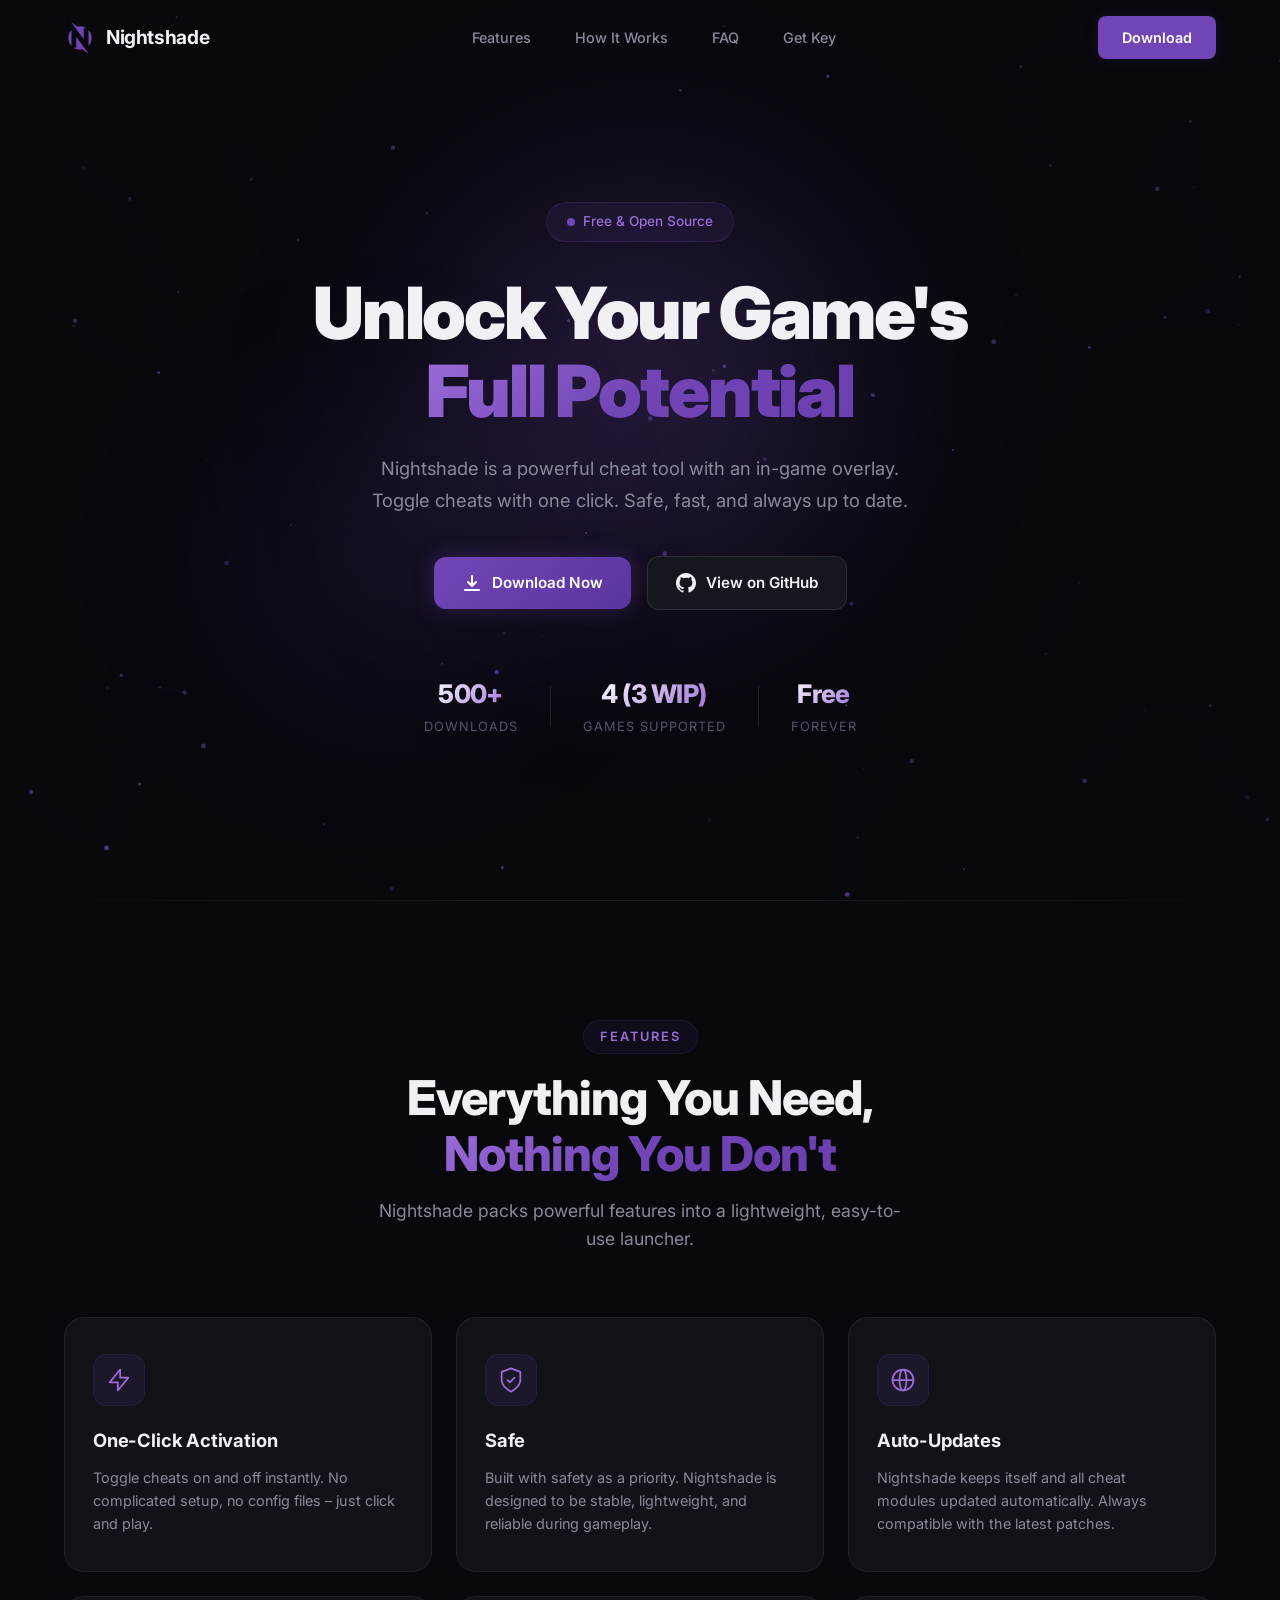
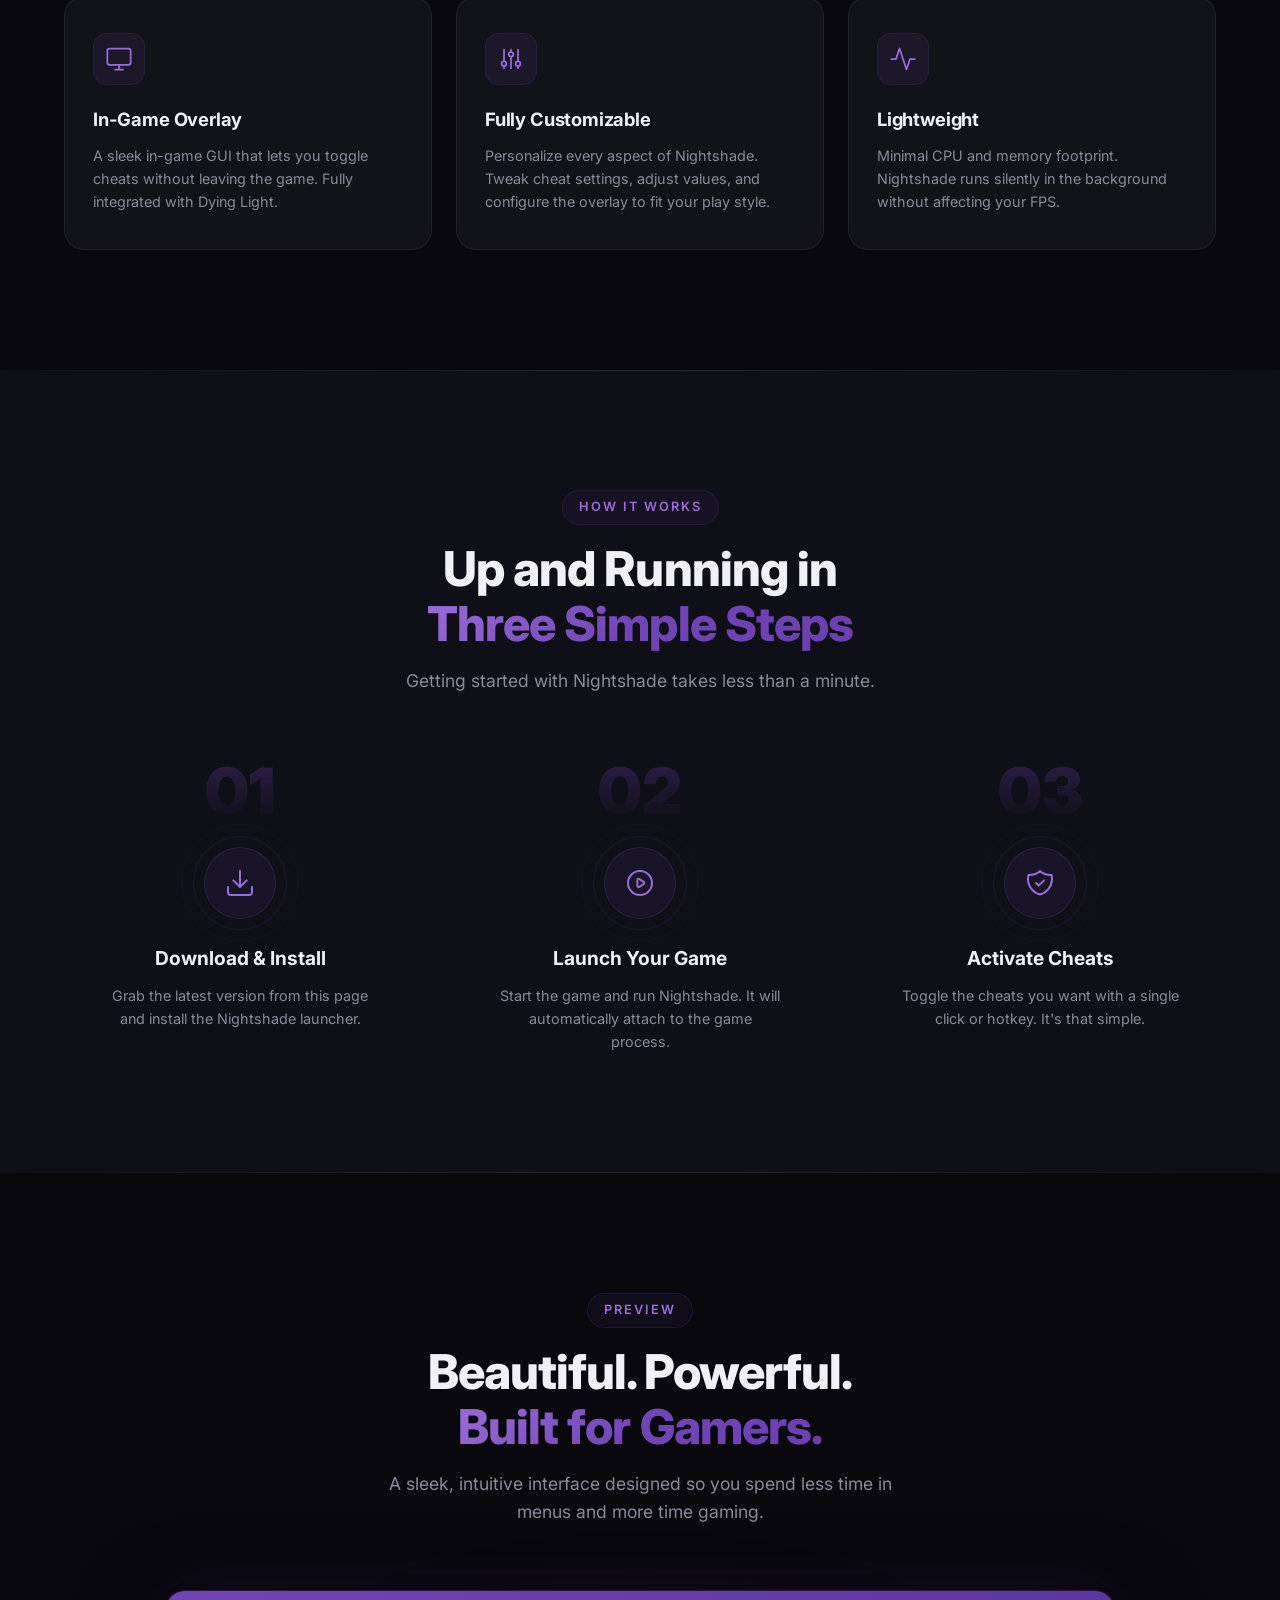
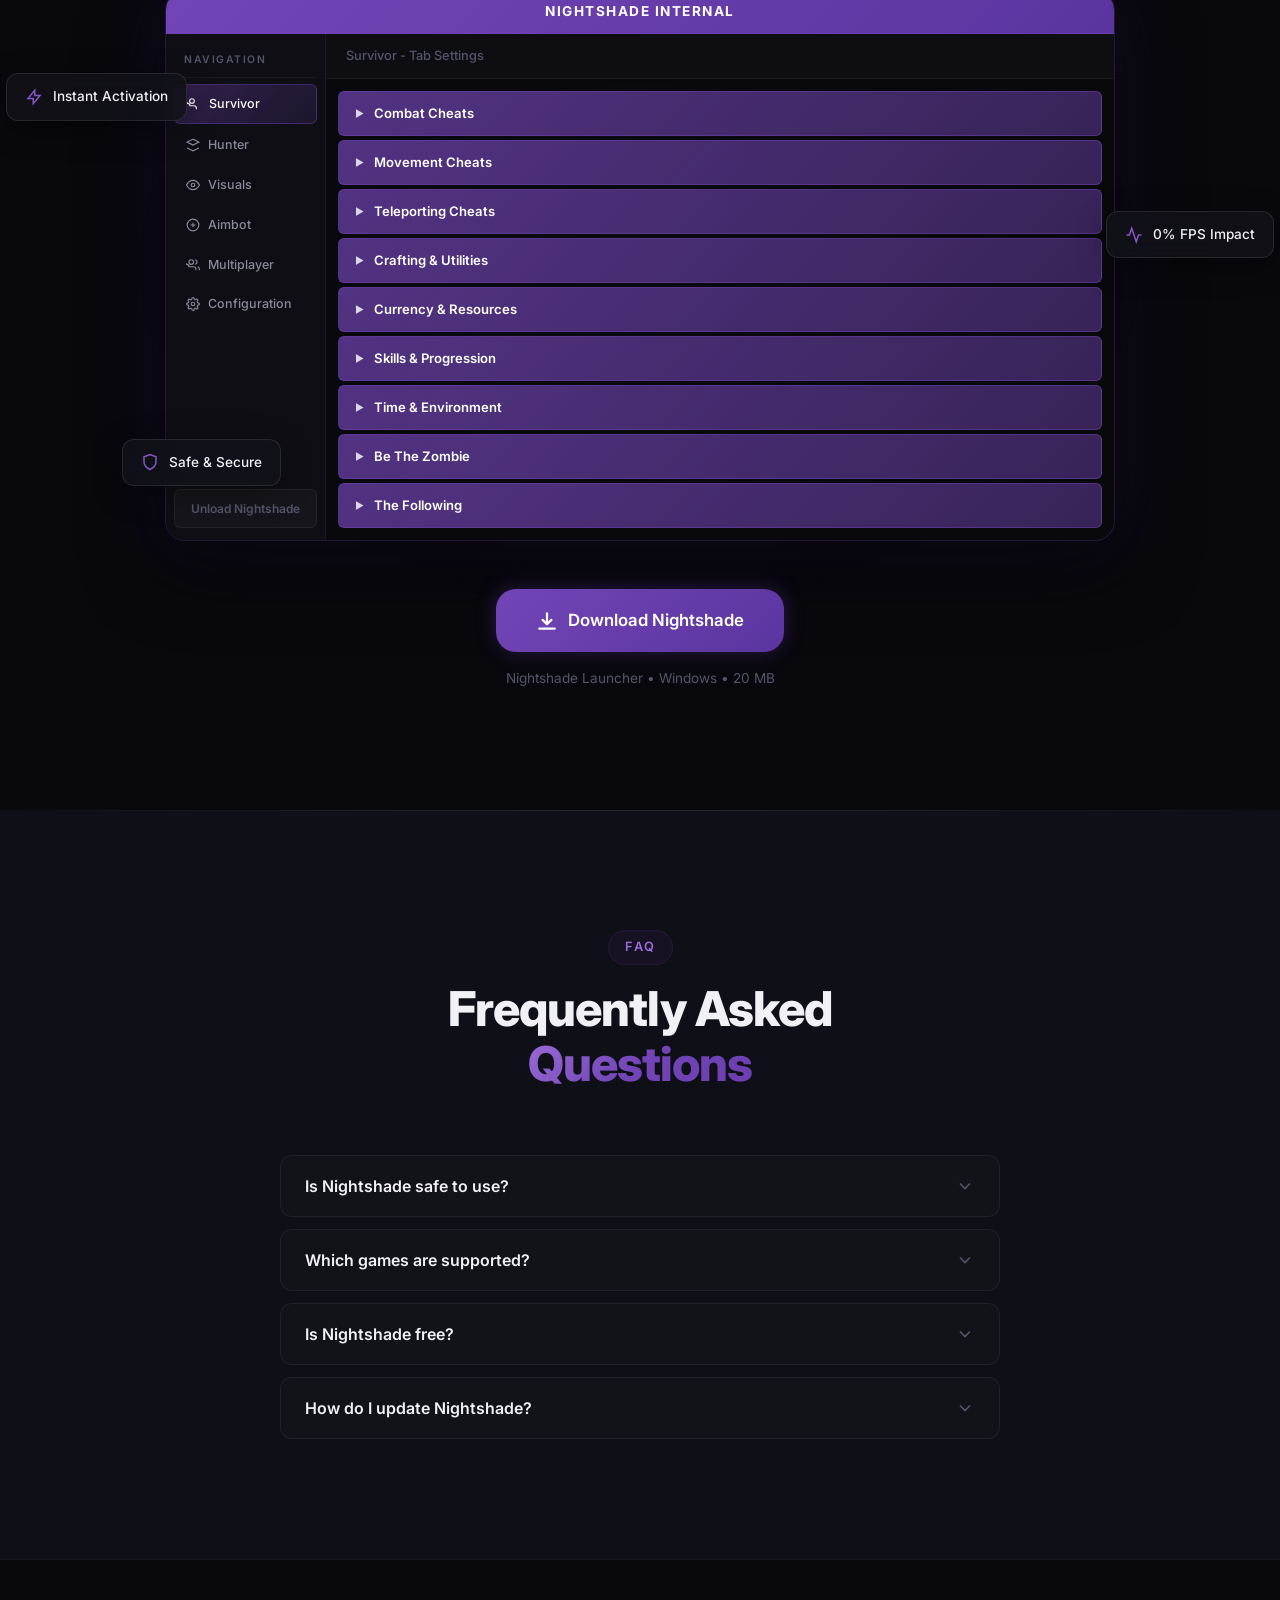
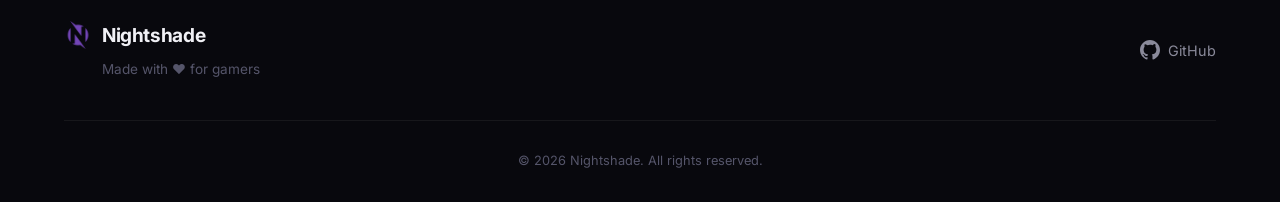
<file: index.html>
<!DOCTYPE html>
<html lang="en">

<head>
    <meta charset="UTF-8">
    <meta name="viewport" content="width=device-width, initial-scale=1.0">
    <title>Nightshade – Unlock Your Game's Full Potential</title>
    <meta name="description"
        content="Nightshade is a powerful cheat tool for Dying Light. One-click activation, auto-updates, and an in-game overlay. Download now for free.">
    <meta name="theme-color" content="#8657C9">
    <meta property="og:title" content="Nightshade – Game Cheat Launcher">
    <meta property="og:description"
        content="Unlock Dying Light's full potential with Nightshade. One-click cheats with a powerful in-game overlay.">
    <meta property="og:type" content="website">
    <link rel="preconnect" href="https://fonts.googleapis.com">
    <link rel="preconnect" href="https://fonts.gstatic.com" crossorigin>
    <link href="https://fonts.googleapis.com/css2?family=Inter:wght@300;400;500;600;700;800;900&display=swap"
        rel="stylesheet">
    <link rel="icon" type="image/png" href="logo.png">
    <link rel="stylesheet" href="style.css">
</head>

<body>
    <nav class="navbar" id="navbar">
        <div class="nav-container">
            <a href="#" class="nav-logo">
                <img src="logo.png" alt="Nightshade Logo" class="logo-img">
                <span>Nightshade</span>
            </a>
            <ul class="nav-links" id="navLinks">
                <li><a href="#features">Features</a></li>
                <li><a href="#how-it-works">How It Works</a></li>
                <li><a href="#faq">FAQ</a></li>
                <li><a href="getkey.html">Get Key</a></li>
            </ul>
            <a href="#download" class="nav-cta">Download</a>
            <button class="hamburger" id="hamburger" aria-label="Toggle menu">
                <span></span>
                <span></span>
                <span></span>
            </button>
        </div>
    </nav>
    <section class="hero" id="hero">
        <div class="hero-bg">
            <canvas id="particleCanvas"></canvas>
            <div class="hero-glow"></div>
            <div class="hero-glow hero-glow--2"></div>
        </div>
        <div class="hero-content">
            <div class="hero-badge">
                <span class="badge-dot"></span>
                Free & Open Source
            </div>
            <h1>Unlock Your Game's<br><span class="text-gradient">Full Potential</span></h1>
            <p class="hero-subtitle">Nightshade is a powerful cheat tool with an in-game overlay. Toggle
                cheats with one click. Safe, fast, and always up to date.</p>
            <div class="hero-actions">
                <a href="thanks.html" class="btn btn-primary btn-lg" id="heroDownload">
                    <svg width="20" height="20" viewBox="0 0 20 20" fill="none">
                        <path d="M10 3v10m0 0l-4-4m4 4l4-4M3 17h14" stroke="currentColor" stroke-width="2"
                            stroke-linecap="round" stroke-linejoin="round" />
                    </svg>
                    <span>Download Now</span>
                </a>
                <a href="https://github.com" target="_blank" class="btn btn-ghost btn-lg">
                    <svg width="20" height="20" viewBox="0 0 20 20" fill="currentColor">
                        <path fill-rule="evenodd"
                            d="M10 0C4.477 0 0 4.477 0 10c0 4.42 2.865 8.166 6.839 9.489.5.092.682-.217.682-.482 0-.237-.009-.866-.013-1.7-2.782.604-3.369-1.34-3.369-1.34-.454-1.156-1.11-1.463-1.11-1.463-.908-.62.069-.607.069-.607 1.003.07 1.531 1.03 1.531 1.03.892 1.529 2.341 1.087 2.91.831.092-.646.35-1.086.636-1.336-2.22-.253-4.555-1.11-4.555-4.943 0-1.091.39-1.984 1.029-2.683-.103-.253-.446-1.27.098-2.647 0 0 .84-.269 2.75 1.025A9.578 9.578 0 0110 4.836c.85.004 1.705.115 2.504.337 1.909-1.294 2.747-1.025 2.747-1.025.546 1.377.203 2.394.1 2.647.64.699 1.028 1.592 1.028 2.683 0 3.842-2.339 4.687-4.566 4.935.359.309.678.919.678 1.852 0 1.336-.012 2.415-.012 2.743 0 .267.18.578.688.48C17.138 18.163 20 14.418 20 10c0-5.523-4.477-10-10-10z" />
                    </svg>
                    View on GitHub
                </a>
            </div>
            <div class="hero-stats">
                <div class="stat">
                    <span class="stat-number">500+</span>
                    <span class="stat-label">Downloads</span>
                </div>
                <div class="stat-divider"></div>
                <div class="stat">
                    <span class="stat-number">4 (3 WIP)</span>
                    <span class="stat-label">Games Supported</span>
                </div>
                <div class="stat-divider"></div>
                <div class="stat">
                    <span class="stat-number">Free</span>
                    <span class="stat-label">Forever</span>
                </div>
            </div>
        </div>
    </section>
    <section class="features" id="features">
        <div class="container">
            <div class="section-header">
                <span class="section-tag">Features</span>
                <h2>Everything You Need,<br><span class="text-gradient">Nothing You Don't</span></h2>
                <p>Nightshade packs powerful features into a lightweight, easy-to-use launcher.</p>
            </div>
            <div class="features-grid">
                <div class="feature-card" data-animate>
                    <div class="feature-icon">
                        <svg width="28" height="28" viewBox="0 0 24 24" fill="none" stroke="currentColor"
                            stroke-width="1.5">
                            <path d="M13 10V3L4 14h7v7l9-11h-7z" stroke-linecap="round" stroke-linejoin="round" />
                        </svg>
                    </div>
                    <h3>One-Click Activation</h3>
                    <p>Toggle cheats on and off instantly. No complicated setup, no config files – just click and play.
                    </p>
                </div>
                <div class="feature-card" data-animate>
                    <div class="feature-icon">
                        <svg width="28" height="28" viewBox="0 0 24 24" fill="none" stroke="currentColor"
                            stroke-width="1.5">
                            <path d="M12 22s8-4 8-10V5l-8-3-8 3v7c0 6 8 10 8 10z" stroke-linecap="round"
                                stroke-linejoin="round" />
                            <path d="M9 12l2 2 4-4" stroke-linecap="round" stroke-linejoin="round" />
                        </svg>
                    </div>
                    <h3>Safe</h3>
                    <p>Built with safety as a priority. Nightshade is designed to be stable, lightweight, and reliable
                        during gameplay.</p>
                </div>
                <div class="feature-card" data-animate>
                    <div class="feature-icon">
                        <svg width="28" height="28" viewBox="0 0 24 24" fill="none" stroke="currentColor"
                            stroke-width="1.5">
                            <path
                                d="M21 12a9 9 0 01-9 9m9-9a9 9 0 00-9-9m9 9H3m9 9a9 9 0 01-9-9m9 9c1.657 0 3-4.03 3-9s-1.343-9-3-9m0 18c-1.657 0-3-4.03-3-9s1.343-9 3-9m-9 9a9 9 0 019-9"
                                stroke-linecap="round" stroke-linejoin="round" />
                        </svg>
                    </div>
                    <h3>Auto-Updates</h3>
                    <p>Nightshade keeps itself and all cheat modules updated automatically. Always compatible with the
                        latest patches.</p>
                </div>
                <div class="feature-card" data-animate>
                    <div class="feature-icon">
                        <svg width="28" height="28" viewBox="0 0 24 24" fill="none" stroke="currentColor"
                            stroke-width="1.5">
                            <rect x="2" y="3" width="20" height="14" rx="2" ry="2" />
                            <path d="M8 21h8M12 17v4" />
                        </svg>
                    </div>
                    <h3>In-Game Overlay</h3>
                    <p>A sleek in-game GUI that lets you toggle cheats without leaving the game. Fully integrated with
                        Dying Light.</p>
                </div>
                <div class="feature-card" data-animate>
                    <div class="feature-icon">
                        <svg width="28" height="28" viewBox="0 0 24 24" fill="none" stroke="currentColor"
                            stroke-width="1.5">
                            <path d="M12 6V4m0 2a2 2 0 100 4m0-4a2 2 0 110 4m-6 8a2 2 0 100-4m0 4a2 2 0 110-4m0 4v2m0-6V4m6 6v10m6-2a2 2 0 100-4m0 4a2 2 0 110-4m0 4v2m0-6V4"
                                stroke-linecap="round" stroke-linejoin="round" />
                        </svg>
                    </div>
                    <h3>Fully Customizable</h3>
                    <p>Personalize every aspect of Nightshade. Tweak cheat settings, adjust values, and configure the
                        overlay to fit your play style.</p>
                </div>
                <div class="feature-card" data-animate>
                    <div class="feature-icon">
                        <svg width="28" height="28" viewBox="0 0 24 24" fill="none" stroke="currentColor"
                            stroke-width="1.5">
                            <path d="M22 12h-4l-3 9L9 3l-3 9H2" stroke-linecap="round" stroke-linejoin="round" />
                        </svg>
                    </div>
                    <h3>Lightweight</h3>
                    <p>Minimal CPU and memory footprint. Nightshade runs silently in the background without affecting
                        your FPS.</p>
                </div>
            </div>
        </div>
    </section>
    <section class="how-it-works" id="how-it-works">
        <div class="container">
            <div class="section-header">
                <span class="section-tag">How It Works</span>
                <h2>Up and Running in<br><span class="text-gradient">Three Simple Steps</span></h2>
                <p>Getting started with Nightshade takes less than a minute.</p>
            </div>
            <div class="steps">
                <div class="step" data-animate>
                    <div class="step-number">01</div>
                    <div class="step-connector"></div>
                    <div class="step-content">
                        <div class="step-icon">
                            <svg width="32" height="32" viewBox="0 0 24 24" fill="none" stroke="currentColor"
                                stroke-width="1.5">
                                <path d="M21 15v4a2 2 0 01-2 2H5a2 2 0 01-2-2v-4M7 10l5 5 5-5M12 15V3"
                                    stroke-linecap="round" stroke-linejoin="round" />
                            </svg>
                        </div>
                        <h3>Download & Install</h3>
                        <p>Grab the latest version from this page and install the Nightshade launcher.</p>
                    </div>
                </div>
                <div class="step" data-animate>
                    <div class="step-number">02</div>
                    <div class="step-connector"></div>
                    <div class="step-content">
                        <div class="step-icon">
                            <svg width="32" height="32" viewBox="0 0 24 24" fill="none" stroke="currentColor"
                                stroke-width="1.5">
                                <path
                                    d="M14.752 11.168l-3.197-2.132A1 1 0 0010 9.87v4.263a1 1 0 001.555.832l3.197-2.132a1 1 0 000-1.664z" />
                                <path d="M21 12a9 9 0 11-18 0 9 9 0 0118 0z" />
                            </svg>
                        </div>
                        <h3>Launch Your Game</h3>
                        <p>Start the game and run Nightshade. It will automatically attach to the game process.</p>
                    </div>
                </div>
                <div class="step" data-animate>
                    <div class="step-number">03</div>
                    <div class="step-connector"></div>
                    <div class="step-content">
                        <div class="step-icon">
                            <svg width="32" height="32" viewBox="0 0 24 24" fill="none" stroke="currentColor"
                                stroke-width="1.5">
                                <path
                                    d="M9 12l2 2 4-4m5.618-4.016A11.955 11.955 0 0112 2.944a11.955 11.955 0 01-8.618 3.04A12.02 12.02 0 003 9c0 5.591 3.824 10.29 9 11.622 5.176-1.332 9-6.03 9-11.622 0-1.042-.133-2.052-.382-3.016z"
                                    stroke-linecap="round" stroke-linejoin="round" />
                            </svg>
                        </div>
                        <h3>Activate Cheats</h3>
                        <p>Toggle the cheats you want with a single click or hotkey. It's that simple.</p>
                    </div>
                </div>
            </div>
        </div>
    </section>
    <section class="app-preview" id="download">
        <div class="container">
            <div class="section-header">
                <span class="section-tag">Preview</span>
                <h2>Beautiful. Powerful.<br><span class="text-gradient">Built for Gamers.</span></h2>
                <p>A sleek, intuitive interface designed so you spend less time in menus and more time gaming.</p>
            </div>
            <div class="preview-wrapper">
                <div class="preview-glow"></div>
                <div class="overlay-gui">
                    <div class="overlay-titlebar">
                        <span class="overlay-title-text">Nightshade Internal</span>
                    </div>
                    <div class="overlay-body">
                        <div class="overlay-sidebar">
                            <div class="overlay-sidebar-label">Navigation</div>
                            <div class="overlay-nav-item active">
                                <svg width="14" height="14" viewBox="0 0 24 24" fill="none" stroke="currentColor"
                                    stroke-width="2">
                                    <path d="M16 21v-2a4 4 0 00-4-4H5a4 4 0 00-4-4v-2" />
                                    <circle cx="8.5" cy="7" r="4" />
                                </svg>
                                Survivor
                            </div>
                            <div class="overlay-nav-item">
                                <svg width="14" height="14" viewBox="0 0 24 24" fill="none" stroke="currentColor"
                                    stroke-width="2">
                                    <path d="M12 2L2 7l10 5 10-5-10-5z" />
                                    <path d="M2 17l10 5 10-5" />
                                </svg>
                                Hunter
                            </div>
                            <div class="overlay-nav-item">
                                <svg width="14" height="14" viewBox="0 0 24 24" fill="none" stroke="currentColor"
                                    stroke-width="2">
                                    <path d="M1 12s4-8 11-8 11 8 11 8-4 8-11 8-11-8-11-8z" />
                                    <circle cx="12" cy="12" r="3" />
                                </svg>
                                Visuals
                            </div>
                            <div class="overlay-nav-item">
                                <svg width="14" height="14" viewBox="0 0 24 24" fill="none" stroke="currentColor"
                                    stroke-width="2">
                                    <circle cx="12" cy="12" r="10" />
                                    <line x1="12" y1="8" x2="12" y2="16" />
                                    <line x1="8" y1="12" x2="16" y2="12" />
                                </svg>
                                Aimbot
                            </div>
                            <div class="overlay-nav-item">
                                <svg width="14" height="14" viewBox="0 0 24 24" fill="none" stroke="currentColor"
                                    stroke-width="2">
                                    <path d="M17 21v-2a4 4 0 00-4-4H5a4 4 0 00-4-4v-2" />
                                    <circle cx="9" cy="7" r="4" />
                                    <path d="M23 21v-2a4 4 0 00-3-3.87" />
                                    <path d="M16 3.13a4 4 0 010 7.75" />
                                </svg>
                                Multiplayer
                            </div>
                            <div class="overlay-nav-item">
                                <svg width="14" height="14" viewBox="0 0 24 24" fill="none" stroke="currentColor"
                                    stroke-width="2">
                                    <circle cx="12" cy="12" r="3" />
                                    <path
                                        d="M19.4 15a1.65 1.65 0 00.33 1.82l.06.06a2 2 0 010 2.83 2 2 0 01-2.83 0l-.06-.06a1.65 1.65 0 00-1.82-.33 1.65 1.65 0 00-1 1.51V21a2 2 0 01-4 0v-.09A1.65 1.65 0 009 19.4a1.65 1.65 0 00-1.82.33l-.06.06a2 2 0 01-2.83-2.83l.06-.06A1.65 1.65 0 004.68 15a1.65 1.65 0 00-1.51-1H3a2 2 0 010-4h.09A1.65 1.65 0 004.6 9a1.65 1.65 0 00-.33-1.82l-.06-.06a2 2 0 012.83-2.83l.06.06A1.65 1.65 0 009 4.68a1.65 1.65 0 001-1.51V3a2 2 0 014 0v.09a1.65 1.65 0 001 1.51 1.65 1.65 0 001.82-.33l.06-.06a2 2 0 012.83 2.83l-.06.06A1.65 1.65 0 0019.4 9a1.65 1.65 0 001.51 1H21a2 2 0 010 4h-.09a1.65 1.65 0 00-1.51 1z" />
                                </svg>
                                Configuration
                            </div>
                            <div class="overlay-unload-btn">Unload Nightshade</div>
                        </div>
                        <div class="overlay-content">
                            <div class="overlay-content-header">
                                <span>Survivor - Tab Settings</span>
                            </div>
                            <div class="overlay-categories">
                                <div class="overlay-category">
                                    <span class="overlay-category-arrow">▶</span>
                                    <span>Combat Cheats</span>
                                </div>
                                <div class="overlay-category">
                                    <span class="overlay-category-arrow">▶</span>
                                    <span>Movement Cheats</span>
                                </div>
                                <div class="overlay-category">
                                    <span class="overlay-category-arrow">▶</span>
                                    <span>Teleporting Cheats</span>
                                </div>
                                <div class="overlay-category">
                                    <span class="overlay-category-arrow">▶</span>
                                    <span>Crafting & Utilities</span>
                                </div>
                                <div class="overlay-category">
                                    <span class="overlay-category-arrow">▶</span>
                                    <span>Currency & Resources</span>
                                </div>
                                <div class="overlay-category">
                                    <span class="overlay-category-arrow">▶</span>
                                    <span>Skills & Progression</span>
                                </div>
                                <div class="overlay-category">
                                    <span class="overlay-category-arrow">▶</span>
                                    <span>Time & Environment</span>
                                </div>
                                <div class="overlay-category">
                                    <span class="overlay-category-arrow">▶</span>
                                    <span>Be The Zombie</span>
                                </div>
                                <div class="overlay-category">
                                    <span class="overlay-category-arrow">▶</span>
                                    <span>The Following</span>
                                </div>
                            </div>
                        </div>
                    </div>
                </div>
                <div class="preview-cards">
                    <div class="preview-float-card float-card--1">
                        <svg width="18" height="18" viewBox="0 0 24 24" fill="none" stroke="#8657C9" stroke-width="2">
                            <path d="M13 10V3L4 14h7v7l9-11h-7z" />
                        </svg>
                        <span>Instant Activation</span>
                    </div>
                    <div class="preview-float-card float-card--2">
                        <svg width="18" height="18" viewBox="0 0 24 24" fill="none" stroke="#8657C9" stroke-width="2">
                            <path d="M22 12h-4l-3 9L9 3l-3 9H2" />
                        </svg>
                        <span>0% FPS Impact</span>
                    </div>
                    <div class="preview-float-card float-card--3">
                        <svg width="18" height="18" viewBox="0 0 24 24" fill="none" stroke="#8657C9" stroke-width="2">
                            <path d="M12 22s8-4 8-10V5l-8-3-8 3v7c0 6 8 10 8 10z" />
                        </svg>
                        <span>Safe & Secure</span>
                    </div>
                </div>
            </div>
            <div class="download-section">
                <a href="thanks.html" class="btn btn-primary btn-xl">
                    <svg width="22" height="22" viewBox="0 0 20 20" fill="none">
                        <path d="M10 3v10m0 0l-4-4m4 4l4-4M3 17h14" stroke="currentColor" stroke-width="2"
                            stroke-linecap="round" stroke-linejoin="round" />
                    </svg>
                    <span>Download Nightshade</span>
                </a>
                <span class="download-info">Nightshade Launcher • Windows • 20 MB</span>
            </div>
        </div>
    </section>
    <section class="faq" id="faq">
        <div class="container">
            <div class="section-header">
                <span class="section-tag">FAQ</span>
                <h2>Frequently Asked<br><span class="text-gradient">Questions</span></h2>
            </div>
            <div class="faq-list">
                <div class="faq-item" data-animate>
                    <button class="faq-question" aria-expanded="false">
                        <span>Is Nightshade safe to use?</span>
                        <svg class="faq-chevron" width="20" height="20" viewBox="0 0 24 24" fill="none"
                            stroke="currentColor" stroke-width="2">
                            <path d="M6 9l6 6 6-6" />
                        </svg>
                    </button>
                    <div class="faq-answer">
                        <p>Yes. Nightshade is open-source and doesn't contain any malware or unwanted software. You can
                            inspect the source code yourself on GitHub. We recommend using it only in single-player
                            games to avoid any issues.</p>
                    </div>
                </div>
                <div class="faq-item" data-animate>
                    <button class="faq-question" aria-expanded="false">
                        <span>Which games are supported?</span>
                        <svg class="faq-chevron" width="20" height="20" viewBox="0 0 24 24" fill="none"
                            stroke="currentColor" stroke-width="2">
                            <path d="M6 9l6 6 6-6" />
                        </svg>
                    </button>
                    <div class="faq-answer">
                        <p>Nightshade currently supports Dying Light. It features an in-game overlay with dozens of
                            cheats organized into categories like Combat, Movement, Crafting, and more.</p>
                    </div>
                </div>
                <div class="faq-item" data-animate>
                    <button class="faq-question" aria-expanded="false">
                        <span>Is Nightshade free?</span>
                        <svg class="faq-chevron" width="20" height="20" viewBox="0 0 24 24" fill="none"
                            stroke="currentColor" stroke-width="2">
                            <path d="M6 9l6 6 6-6" />
                        </svg>
                    </button>
                    <div class="faq-answer">
                        <p>Absolutely. Nightshade is completely free and always will be. No premium tiers, no
                            subscriptions, no hidden fees.</p>
                    </div>
                </div>
                <div class="faq-item" data-animate>
                    <button class="faq-question" aria-expanded="false">
                        <span>How do I update Nightshade?</span>
                        <svg class="faq-chevron" width="20" height="20" viewBox="0 0 24 24" fill="none"
                            stroke="currentColor" stroke-width="2">
                            <path d="M6 9l6 6 6-6" />
                        </svg>
                    </button>
                    <div class="faq-answer">
                        <p>Nightshade automatically checks for updates on launch. When a new version is available, it
                            will prompt you to update. You can also manually download the latest version from this page.
                        </p>
                    </div>
                </div>
            </div>
        </div>
    </section>
    <footer class="footer">
        <div class="container">
            <div class="footer-content">
                <div class="footer-brand">
                    <a href="#" class="nav-logo">
                        <img src="logo.png" alt="Nightshade Logo" class="logo-img logo-img--sm">
                        <span>Nightshade</span>
                    </a>
                    <p>Made with ♥ for gamers</p>
                </div>
                <div class="footer-links">
                    <a href="https://github.com" target="_blank">
                        <svg width="20" height="20" viewBox="0 0 20 20" fill="currentColor">
                            <path fill-rule="evenodd"
                                d="M10 0C4.477 0 0 4.477 0 10c0 4.42 2.865 8.166 6.839 9.489.5.092.682-.217.682-.482 0-.237-.009-.866-.013-1.7-2.782.604-3.369-1.34-3.369-1.34-.454-1.156-1.11-1.463-1.11-1.463-.908-.62.069-.607.069-.607 1.003.07 1.531 1.03 1.531 1.03.892 1.529 2.341 1.087 2.91.831.092-.646.35-1.086.636-1.336-2.22-.253-4.555-1.11-4.555-4.943 0-1.091.39-1.984 1.029-2.683-.103-.253-.446-1.27.098-2.647 0 0 .84-.269 2.75 1.025A9.578 9.578 0 0110 4.836c.85.004 1.705.115 2.504.337 1.909-1.294 2.747-1.025 2.747-1.025.546 1.377.203 2.394.1 2.647.64.699 1.028 1.592 1.028 2.683 0 3.842-2.339 4.687-4.566 4.935.359.309.678.919.678 1.852 0 1.336-.012 2.415-.012 2.743 0 .267.18.578.688.48C17.138 18.163 20 14.418 20 10c0-5.523-4.477-10-10-10z" />
                        </svg>
                        GitHub
                    </a>
                </div>
            </div>
            <div class="footer-bottom">
                <p>&copy; 2026 Nightshade. All rights reserved.</p>
            </div>
        </div>
    </footer>

    <script src="script.js"></script>
</body>

</html>
</file>
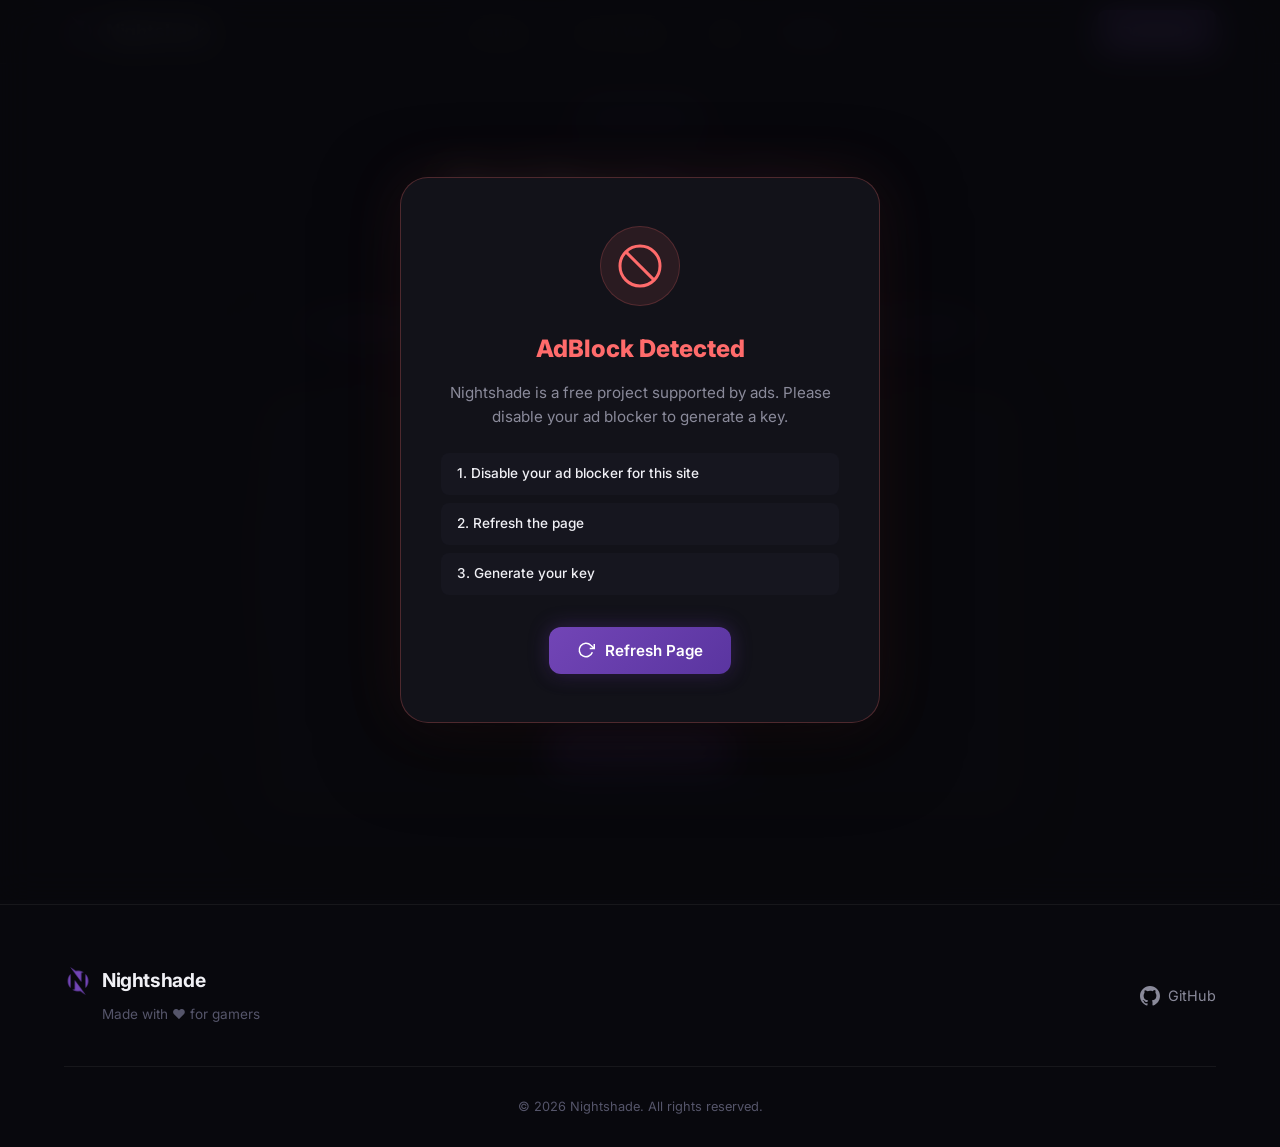
<file: getkey.html>
<!DOCTYPE html>
<html lang="en">

<head>
    <meta charset="UTF-8">
    <meta name="viewport" content="width=device-width, initial-scale=1.0">
    <title>Nightshade – Get Your Key</title>
    <meta name="description"
        content="Generate your free Nightshade activation key. Watch a short ad and get instant access to all cheats.">
    <meta name="theme-color" content="#8657C9">
    <link rel="preconnect" href="https://fonts.googleapis.com">
    <link rel="preconnect" href="https://fonts.gstatic.com" crossorigin>
    <link href="https://fonts.googleapis.com/css2?family=Inter:wght@300;400;500;600;700;800;900&display=swap"
        rel="stylesheet">
    <link rel="icon" type="image/png" href="logo.png">
    <link rel="stylesheet" href="style.css">
    <script async src="https://pagead2.googlesyndication.com/pagead/js/adsbygoogle.js?client=ca-pub-7519368438797111"
        crossorigin="anonymous"></script>
</head>

<body>
    <nav class="navbar scrolled" id="navbar">
        <div class="nav-container">
            <a href="index.html" class="nav-logo">
                <img src="logo.png" alt="Nightshade Logo" class="logo-img">
                <span>Nightshade</span>
            </a>
            <ul class="nav-links" id="navLinks">
                <li><a href="index.html#features">Features</a></li>
                <li><a href="index.html#how-it-works">How It Works</a></li>
                <li><a href="index.html#faq">FAQ</a></li>
                <li><a href="getkey.html" class="nav-link-highlight">Get Key</a></li>
            </ul>
            <a href="index.html#download" class="nav-cta">Download</a>
            <button class="hamburger" id="hamburger" aria-label="Toggle menu">
                <span></span>
                <span></span>
                <span></span>
            </button>
        </div>
    </nav>
    <main class="getkey-page">
        <div class="getkey-bg">
            <div class="hero-glow"></div>
            <div class="hero-glow hero-glow--2"></div>
        </div>

        <div class="getkey-container">
            <div class="getkey-header">
                <span class="section-tag">Activation</span>
                <h1>Get Your <span class="text-gradient">Free Key</span></h1>
                <p>Generate an activation key for Nightshade. Complete the steps below to unlock your key.</p>
                <div class="getkey-ad-notice">
                    <svg width="16" height="16" viewBox="0 0 24 24" fill="none" stroke="currentColor" stroke-width="2">
                        <path d="M12 22s8-4 8-10V5l-8-3-8 3v7c0 6 8 10 8 10z" />
                    </svg>
                    Nightshade is completely free thanks to ad support. Ads help us keep the project alive and updated.
                </div>
            </div>

            <div class="getkey-layout">
                <div class="getkey-ad-sidebar">
                    <div class="ad-slot ad-slot--vertical" id="adSlotSidebar">
                        <ins class="adsbygoogle"
                            style="display:block"
                            data-ad-client="ca-pub-7519368438797111"
                            data-ad-slot="1658915845"
                            data-ad-format="auto"
                            data-full-width-responsive="true"></ins>
                        <script>(adsbygoogle = window.adsbygoogle || []).push({});</script>
                    </div>
                </div>
                <div class="getkey-main">
                    <div class="getkey-card" id="getkeyCard">
                        <div class="getkey-steps-indicator">
                            <div class="getkey-step-dot active" data-step="1">1</div>
                            <div class="getkey-step-line"></div>
                            <div class="getkey-step-dot" data-step="2">2</div>
                            <div class="getkey-step-line"></div>
                            <div class="getkey-step-dot" data-step="3">3</div>
                        </div>
                        <div class="getkey-phase" id="phase1">
                            <div class="getkey-phase-icon">
                                <svg width="40" height="40" viewBox="0 0 24 24" fill="none"
                                    stroke="var(--primary-light)" stroke-width="1.5">
                                    <path
                                        d="M21 2l-2 2m-7.61 7.61a5.5 5.5 0 11-7.778 7.778 5.5 5.5 0 017.777-7.777zm0 0L15.5 7.5m0 0l3 3L22 7l-3-3m-3.5 3.5L19 4"
                                        stroke-linecap="round" stroke-linejoin="round" />
                                </svg>
                            </div>
                            <h2>Ready to Get Your Key?</h2>
                            <p>Click the button below, wait 30 seconds, and your activation key will be generated.</p>
                            <button class="btn btn-primary btn-lg getkey-btn" id="startBtn">
                                <svg width="20" height="20" viewBox="0 0 24 24" fill="none" stroke="currentColor"
                                    stroke-width="2" style="position:relative;z-index:1">
                                    <path
                                        d="M21 2l-2 2m-7.61 7.61a5.5 5.5 0 11-7.778 7.778 5.5 5.5 0 017.777-7.777zm0 0L15.5 7.5m0 0l3 3L22 7l-3-3m-3.5 3.5L19 4" />
                                </svg>
                                <span style="position:relative;z-index:1">Generate Key</span>
                            </button>
                        </div>
                        <div class="getkey-phase hidden" id="phase2">
                            <div class="getkey-timer-wrapper">
                                <div class="getkey-timer-ring">
                                    <svg viewBox="0 0 120 120">
                                        <circle class="timer-bg" cx="60" cy="60" r="54" fill="none"
                                            stroke="rgba(134,87,201,0.15)" stroke-width="6" />
                                        <circle class="timer-progress" id="timerProgress" cx="60" cy="60" r="54"
                                            fill="none" stroke="url(#timerGrad)" stroke-width="6" stroke-linecap="round"
                                            stroke-dasharray="339.292" stroke-dashoffset="0"
                                            transform="rotate(-90 60 60)" />
                                        <defs>
                                            <linearGradient id="timerGrad" x1="0" y1="0" x2="1" y2="1">
                                                <stop offset="0%" stop-color="#A77EE0" />
                                                <stop offset="100%" stop-color="#8657C9" />
                                            </linearGradient>
                                        </defs>
                                    </svg>
                                    <div class="timer-text">
                                        <span class="timer-seconds" id="timerSeconds">30</span>
                                        <span class="timer-label">seconds</span>
                                    </div>
                                </div>
                            </div>
                            <h2>Generating your key...</h2>
                            <p>Please wait while we prepare your activation key. Do not close this page.</p>
                            <div class="ad-slot ad-slot--horizontal" id="adSlotWaiting">
                                <ins class="adsbygoogle"
                                    style="display:block"
                                    data-ad-client="ca-pub-7519368438797111"
                                    data-ad-slot="7499332248"
                                    data-ad-format="auto"
                                    data-full-width-responsive="true"></ins>
                                <script>(adsbygoogle = window.adsbygoogle || []).push({});</script>
                            </div>
                        </div>
                        <div class="getkey-phase hidden" id="phase3">
                            <div class="getkey-success-icon">
                                <svg width="48" height="48" viewBox="0 0 24 24" fill="none" stroke="#27C93F"
                                    stroke-width="2">
                                    <path d="M22 11.08V12a10 10 0 11-5.93-9.14" stroke-linecap="round"
                                        stroke-linejoin="round" />
                                    <polyline points="22 4 12 14.01 9 11.01" stroke-linecap="round"
                                        stroke-linejoin="round" />
                                </svg>
                            </div>
                            <h2>Your key is ready!</h2>
                            <p>Copy the key below and paste it into Nightshade to activate.</p>
                            <div class="getkey-key-box" id="keyBox">
                                <span class="getkey-key-text" id="keyText">NSHD-XXXX-XXXX-XXXX</span>
                                <button class="getkey-copy-btn" id="copyBtn" title="Copy to clipboard">
                                    <svg width="18" height="18" viewBox="0 0 24 24" fill="none" stroke="currentColor"
                                        stroke-width="2">
                                        <rect x="9" y="9" width="13" height="13" rx="2" ry="2" />
                                        <path d="M5 15H4a2 2 0 01-2-2V4a2 2 0 012-2h9a2 2 0 012 2v1" />
                                    </svg>
                                    <span id="copyBtnText">Copy</span>
                                </button>
                            </div>
                            <div class="getkey-key-info">
                                <div class="getkey-key-detail">
                                    <svg width="14" height="14" viewBox="0 0 24 24" fill="none" stroke="currentColor"
                                        stroke-width="2">
                                        <circle cx="12" cy="12" r="10" />
                                        <polyline points="12 6 12 12 16 14" />
                                    </svg>
                                    Valid for 7 days
                                </div>
                                <div class="getkey-key-detail">
                                    <svg width="14" height="14" viewBox="0 0 24 24" fill="none" stroke="currentColor"
                                        stroke-width="2">
                                        <path d="M12 22s8-4 8-10V5l-8-3-8 3v7c0 6 8 10 8 10z" />
                                    </svg>
                                    Single use
                                </div>
                            </div>
                        </div>
                    </div>
                </div>
                <div class="getkey-ad-sidebar">
                    <div class="ad-slot ad-slot--vertical" id="adSlotSidebar2">
                        <ins class="adsbygoogle"
                            style="display:block"
                            data-ad-client="ca-pub-7519368438797111"
                            data-ad-slot="1658915845"
                            data-ad-format="auto"
                            data-full-width-responsive="true"></ins>
                        <script>(adsbygoogle = window.adsbygoogle || []).push({});</script>
                    </div>
                </div>
            </div>
            <div class="ad-slot ad-slot--banner" id="adSlotBottom">
                <ins class="adsbygoogle"
                    style="display:block"
                    data-ad-client="ca-pub-7519368438797111"
                    data-ad-slot="1780101706"
                    data-ad-format="auto"
                    data-full-width-responsive="true"></ins>
                <script>(adsbygoogle = window.adsbygoogle || []).push({});</script>
            </div>
        </div>
    </main>
    <div class="adblock-overlay hidden" id="adblockOverlay">
        <div class="adblock-modal">
            <div class="adblock-icon">
                <svg width="48" height="48" viewBox="0 0 24 24" fill="none" stroke="#ff6b6b" stroke-width="1.5">
                    <circle cx="12" cy="12" r="10" />
                    <line x1="4.93" y1="4.93" x2="19.07" y2="19.07" />
                </svg>
            </div>
            <h2>AdBlock Detected</h2>
            <p>Nightshade is a free project supported by ads. Please disable your ad blocker to generate a key.</p>
            <div class="adblock-steps">
                <div class="adblock-step">1. Disable your ad blocker for this site</div>
                <div class="adblock-step">2. Refresh the page</div>
                <div class="adblock-step">3. Generate your key</div>
            </div>
            <button class="btn btn-primary btn-lg" onclick="location.reload()" style="margin-top:8px">
                <svg width="18" height="18" viewBox="0 0 24 24" fill="none" stroke="currentColor" stroke-width="2"
                    style="position:relative;z-index:1">
                    <polyline points="23 4 23 10 17 10" />
                    <path d="M20.49 15a9 9 0 11-2.12-9.36L23 10" />
                </svg>
                <span style="position:relative;z-index:1">Refresh Page</span>
            </button>
        </div>
    </div>
    <footer class="footer">
        <div class="container">
            <div class="footer-content">
                <div class="footer-brand">
                    <a href="index.html" class="nav-logo">
                        <img src="logo.png" alt="Nightshade Logo" class="logo-img logo-img--sm">
                        <span>Nightshade</span>
                    </a>
                    <p>Made with ♥ for gamers</p>
                </div>
                <div class="footer-links">
                    <a href="https://github.com" target="_blank">
                        <svg width="20" height="20" viewBox="0 0 20 20" fill="currentColor">
                            <path fill-rule="evenodd"
                                d="M10 0C4.477 0 0 4.477 0 10c0 4.42 2.865 8.166 6.839 9.489.5.092.682-.217.682-.482 0-.237-.009-.866-.013-1.7-2.782.604-3.369-1.34-3.369-1.34-.454-1.156-1.11-1.463-1.11-1.463-.908-.62.069-.607.069-.607 1.003.07 1.531 1.03 1.531 1.03.892 1.529 2.341 1.087 2.91.831.092-.646.35-1.086.636-1.336-2.22-.253-4.555-1.11-4.555-4.943 0-1.091.39-1.984 1.029-2.683-.103-.253-.446-1.27.098-2.647 0 0 .84-.269 2.75 1.025A9.578 9.578 0 0110 4.836c.85.004 1.705.115 2.504.337 1.909-1.294 2.747-1.025 2.747-1.025.546 1.377.203 2.394.1 2.647.64.699 1.028 1.592 1.028 2.683 0 3.842-2.339 4.687-4.566 4.935.359.309.678.919.678 1.852 0 1.336-.012 2.415-.012 2.743 0 .267.18.578.688.48C17.138 18.163 20 14.418 20 10c0-5.523-4.477-10-10-10z" />
                        </svg>
                        GitHub
                    </a>
                </div>
            </div>
            <div class="footer-bottom">
                <p>&copy; 2026 Nightshade. All rights reserved.</p>
            </div>
        </div>
    </footer>

    <script>
        document.addEventListener('DOMContentLoaded', () => {
            const adblockOverlay = document.getElementById('adblockOverlay');
            let adblockDetected = false;
            function showAdblockWall() {
                if (adblockDetected) return;
                adblockDetected = true;
                adblockOverlay.classList.remove('hidden');
                document.body.style.overflow = 'hidden';
            }
            function detectAdBlock() {
                const bait = document.createElement('div');
                bait.className = 'ad_unit ad-zone textad banner-ad ad-banner pub_300x250 pub_728x90 text-ad adsbox adsbygoogle';
                bait.setAttribute('id', 'adblock-bait');
                bait.style.cssText = 'width:1px;height:1px;position:absolute;left:-9999px;top:-9999px;';
                bait.innerHTML = '&nbsp;';
                document.body.appendChild(bait);
                const script = document.createElement('script');
                script.src = 'https://pagead2.googlesyndication.com/pagead/js/adsbygoogle.js';
                script.async = true;
                script.onerror = () => showAdblockWall();
                document.head.appendChild(script);
                fetch('https://pagead2.googlesyndication.com/pagead/js/adsbygoogle.js', {
                    method: 'HEAD',
                    mode: 'no-cors'
                }).catch(() => showAdblockWall());
                setTimeout(() => {
                    if (bait) {
                        const isHidden = (
                            bait.offsetParent === null ||
                            bait.offsetHeight === 0 ||
                            bait.offsetWidth === 0 ||
                            bait.clientHeight === 0 ||
                            getComputedStyle(bait).display === 'none' ||
                            getComputedStyle(bait).visibility === 'hidden'
                        );
                        if (isHidden) showAdblockWall();
                        if (bait.parentNode) bait.parentNode.removeChild(bait);
                    }
                    if (typeof window.adsbygoogle === 'undefined') {
                        showAdblockWall();
                    }
                }, 1500);
            }

            detectAdBlock();
            const hamburger = document.getElementById('hamburger');
            const navLinks = document.getElementById('navLinks');

            hamburger.addEventListener('click', () => {
                hamburger.classList.toggle('active');
                navLinks.classList.toggle('open');
            });
            const API_URL = 'https://nightshade-api.awakenx-dev.workers.dev/generate-key';
            const TIMER_DURATION = 30;

            const startBtn = document.getElementById('startBtn');
            const copyBtn = document.getElementById('copyBtn');
            const timerSeconds = document.getElementById('timerSeconds');
            const timerProgress = document.getElementById('timerProgress');
            const keyText = document.getElementById('keyText');
            const copyBtnText = document.getElementById('copyBtnText');

            const phase1 = document.getElementById('phase1');
            const phase2 = document.getElementById('phase2');
            const phase3 = document.getElementById('phase3');
            const stepDots = document.querySelectorAll('.getkey-step-dot');

            function setPhase(num) {
                [phase1, phase2, phase3].forEach(p => p.classList.add('hidden'));
                document.getElementById(`phase${num}`).classList.remove('hidden');

                stepDots.forEach((dot, i) => {
                    dot.classList.remove('active', 'completed');
                    if (i + 1 < num) dot.classList.add('completed');
                    if (i + 1 === num) dot.classList.add('active');
                });
            }
            async function requestKey() {
                try {
                    const res = await fetch(API_URL, {
                        method: 'POST',
                        headers: { 'Content-Type': 'application/json' }
                    });
                    const data = await res.json();
                    if (data.success && data.key) {
                        return data.key;
                    }
                    throw new Error(data.error || 'Unknown error');
                } catch (err) {
                    console.error('Key generation failed:', err);
                    return null;
                }
            }
            const circumference = 2 * Math.PI * 54;
            let pendingKey = null;

            function startTimer() {
                setPhase(2);
                pendingKey = null;
                requestKey().then(key => { pendingKey = key; });
                const startTime = Date.now();
                const endTime = startTime + TIMER_DURATION * 1000;
                function tick() {
                    const now = Date.now();
                    const elapsed = now - startTime;
                    const remaining = Math.max(0, Math.ceil((endTime - now) / 1000));
                    const progress = Math.min(elapsed / (TIMER_DURATION * 1000), 1);

                    timerSeconds.textContent = remaining;
                    timerProgress.style.strokeDashoffset = circumference * (1 - progress);

                    if (remaining > 0) {
                        requestAnimationFrame(tick);
                    } else {
                        if (pendingKey) {
                            keyText.textContent = pendingKey;
                            setTimeout(() => setPhase(3), 500);
                        } else {
                            const check = setInterval(() => {
                                if (pendingKey) {
                                    clearInterval(check);
                                    keyText.textContent = pendingKey;
                                    setPhase(3);
                                }
                            }, 200);
                            setTimeout(() => {
                                clearInterval(check);
                                if (!pendingKey) {
                                    keyText.textContent = 'ERROR — Try again';
                                    setPhase(3);
                                }
                            }, 10000);
                        }
                    }
                }

                requestAnimationFrame(tick);
            }
            startBtn.addEventListener('click', () => {
                startTimer();
            });

            copyBtn.addEventListener('click', () => {
                const text = keyText.textContent;
                if (text === 'ERROR — Try again') return;
                navigator.clipboard.writeText(text).then(() => {
                    copyBtnText.textContent = 'Copied!';
                    copyBtn.classList.add('copied');
                    document.getElementById('keyBox').classList.add('copied');
                    stepDots[2].classList.remove('active');
                    stepDots[2].classList.add('completed');
                });
            });
        });
    </script>
</body>

</html>
</file>
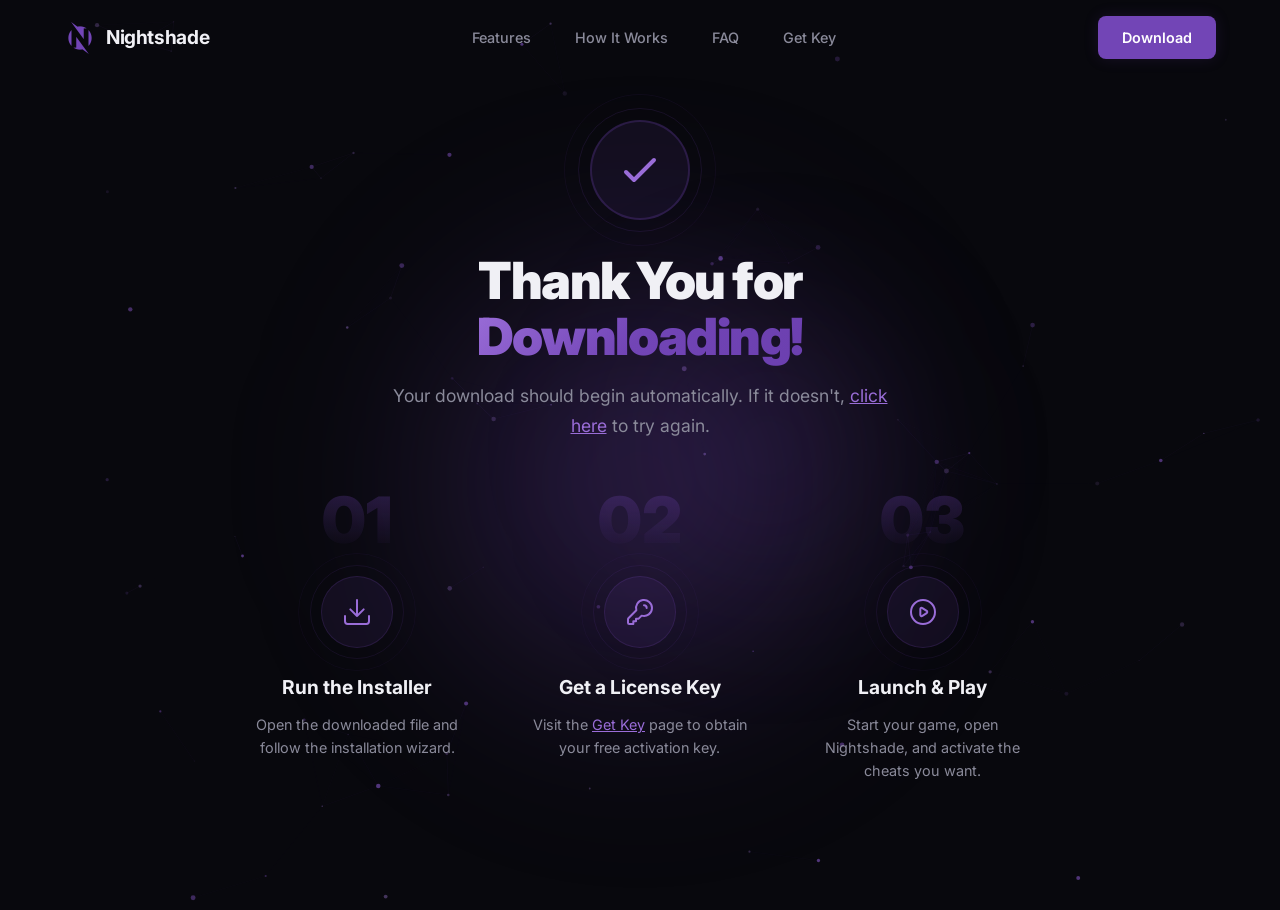
<file: thanks.html>
<!DOCTYPE html>
<html lang="en">

<head>
    <meta charset="UTF-8">
    <meta name="viewport" content="width=device-width, initial-scale=1.0">
    <title>Thank You – Nightshade</title>
    <meta name="description"
        content="Thank you for downloading Nightshade. Get started with your installation and unlock your game's full potential.">
    <meta name="theme-color" content="#8657C9">
    <link rel="preconnect" href="https://fonts.googleapis.com">
    <link rel="preconnect" href="https://fonts.gstatic.com" crossorigin>
    <link href="https://fonts.googleapis.com/css2?family=Inter:wght@300;400;500;600;700;800;900&display=swap"
        rel="stylesheet">
    <link rel="icon" type="image/png" href="logo.png">
    <link rel="stylesheet" href="style.css">
    <style>
        .thanks-page {
            position: relative;
            min-height: 100vh;
            display: flex;
            align-items: center;
            justify-content: center;
            padding: 120px 24px 80px;
            overflow: hidden;
        }

        .thanks-bg {
            position: absolute;
            inset: 0;
            z-index: 0;
        }

        .thanks-glow {
            position: absolute;
            width: 600px;
            height: 600px;
            border-radius: 50%;
            background: radial-gradient(circle, var(--primary-glow) 0%, transparent 70%);
            top: 20%;
            left: 50%;
            transform: translateX(-50%);
            filter: blur(80px);
            animation: glowPulse 6s ease-in-out infinite;
        }

        .thanks-glow--2 {
            width: 350px;
            height: 350px;
            background: radial-gradient(circle, rgba(107, 63, 175, 0.2) 0%, transparent 70%);
            top: 30%;
            left: 60%;
            animation-delay: -3s;
            animation-duration: 8s;
        }

        .thanks-content {
            position: relative;
            z-index: 1;
            text-align: center;
            max-width: 800px;
            animation: fadeInUp 0.8s ease-out;
        }

        .thanks-icon {
            width: 100px;
            height: 100px;
            border-radius: 50%;
            background: rgba(114, 69, 182, 0.1);
            border: 2px solid rgba(114, 69, 182, 0.25);
            display: flex;
            align-items: center;
            justify-content: center;
            margin: 0 auto 32px;
            position: relative;
            animation: successPulseThank 2.5s ease-in-out infinite, scaleIn 0.6s ease-out 0.2s both;
        }

        .thanks-icon::before {
            content: '';
            position: absolute;
            inset: -14px;
            border-radius: 50%;
            border: 1px solid rgba(114, 69, 182, 0.15);
        }

        .thanks-icon::after {
            content: '';
            position: absolute;
            inset: -28px;
            border-radius: 50%;
            border: 1px solid rgba(114, 69, 182, 0.08);
        }

        .thanks-icon svg {
            width: 48px;
            height: 48px;
            stroke: var(--primary-light);
            stroke-width: 2;
            fill: none;
        }

        .thanks-icon .check-path {
            stroke-dasharray: 60;
            stroke-dashoffset: 60;
            animation: drawCheck 0.6s ease-out 0.6s forwards;
        }

        @keyframes drawCheck {
            to {
                stroke-dashoffset: 0;
            }
        }

        @keyframes scaleIn {
            from {
                transform: scale(0.5);
                opacity: 0;
            }

            to {
                transform: scale(1);
                opacity: 1;
            }
        }

        @keyframes successPulseThank {

            0%,
            100% {
                box-shadow: 0 0 0 0 rgba(114, 69, 182, 0.25);
            }

            50% {
                box-shadow: 0 0 0 16px rgba(114, 69, 182, 0);
            }
        }

        .thanks-content h1 {
            font-size: clamp(2.2rem, 5vw, 3.2rem);
            font-weight: 900;
            line-height: 1.1;
            letter-spacing: -0.03em;
            margin-bottom: 16px;
            animation: fadeInUp 0.8s ease-out 0.15s both;
        }

        .thanks-subtitle {
            font-size: 1.1rem;
            color: var(--text-secondary);
            line-height: 1.7;
            max-width: 520px;
            margin: 0 auto 48px;
            animation: fadeInUp 0.8s ease-out 0.25s both;
        }

        .thanks-steps {
            display: grid;
            grid-template-columns: repeat(3, 1fr);
            gap: 48px;
            margin-bottom: 48px;
            animation: fadeInUp 0.8s ease-out 0.35s both;
            position: relative;
        }

        .thanks-step {
            text-align: center;
            position: relative;
        }

        .thanks-step-number {
            font-size: 4rem;
            font-weight: 900;
            background: linear-gradient(180deg, rgba(114, 69, 182, 0.3), transparent);
            -webkit-background-clip: text;
            -webkit-text-fill-color: transparent;
            background-clip: text;
            line-height: 1;
            margin-bottom: 24px;
        }

        .thanks-step-icon {
            width: 72px;
            height: 72px;
            border-radius: 50%;
            background: rgba(114, 69, 182, 0.1);
            border: 1px solid rgba(114, 69, 182, 0.2);
            display: flex;
            align-items: center;
            justify-content: center;
            margin: 0 auto 24px;
            color: var(--primary-light);
            transition: var(--transition);
            position: relative;
        }

        .thanks-step-icon::before {
            content: '';
            position: absolute;
            inset: -12px;
            border-radius: 50%;
            border: 1px solid rgba(114, 69, 182, 0.12);
            transition: var(--transition);
        }

        .thanks-step-icon::after {
            content: '';
            position: absolute;
            inset: -24px;
            border-radius: 50%;
            border: 1px solid rgba(114, 69, 182, 0.06);
            transition: var(--transition);
        }

        .thanks-step:hover .thanks-step-icon {
            background: rgba(114, 69, 182, 0.2);
            box-shadow: 0 0 30px var(--primary-glow-soft);
            transform: scale(1.08);
        }

        .thanks-step:hover .thanks-step-icon::before {
            border-color: rgba(114, 69, 182, 0.25);
            inset: -14px;
        }

        .thanks-step:hover .thanks-step-icon::after {
            border-color: rgba(114, 69, 182, 0.12);
            inset: -28px;
        }

        .thanks-step h3 {
            font-size: 1.2rem;
            font-weight: 700;
            margin-bottom: 10px;
        }

        .thanks-step p {
            font-size: 0.9rem;
            color: var(--text-secondary);
            max-width: 280px;
            margin: 0 auto;
            line-height: 1.6;
        }


        @media (max-width: 768px) {
            .thanks-page {
                padding: 100px 20px 60px;
            }

            .thanks-steps {
                grid-template-columns: 1fr;
                gap: 32px;
            }
        }
    </style>
</head>

<body>
    <nav class="navbar" id="navbar">
        <div class="nav-container">
            <a href="index.html" class="nav-logo">
                <img src="logo.png" alt="Nightshade Logo" class="logo-img">
                <span>Nightshade</span>
            </a>
            <ul class="nav-links" id="navLinks">
                <li><a href="index.html#features">Features</a></li>
                <li><a href="index.html#how-it-works">How It Works</a></li>
                <li><a href="index.html#faq">FAQ</a></li>
                <li><a href="getkey.html">Get Key</a></li>
            </ul>
            <a href="index.html#download" class="nav-cta">Download</a>
            <button class="hamburger" id="hamburger" aria-label="Toggle menu">
                <span></span>
                <span></span>
                <span></span>
            </button>
        </div>
    </nav>

    <section class="thanks-page">
        <div class="thanks-bg">
            <canvas id="particleCanvas"></canvas>
            <div class="thanks-glow"></div>
            <div class="thanks-glow thanks-glow--2"></div>
        </div>

        <div class="thanks-content">
            <div class="thanks-icon">
                <svg viewBox="0 0 24 24">
                    <path class="check-path" d="M5 13l4 4L19 7" stroke-linecap="round" stroke-linejoin="round" />
                </svg>
            </div>

            <h1>Thank You for<br><span class="text-gradient">Downloading!</span></h1>
            <p class="thanks-subtitle">Your download should begin automatically. If it doesn't,
                <a href="#" style="color: var(--primary-light); text-decoration: underline;">click here</a>
                to try again.
            </p>

            <div class="thanks-steps">
                <div class="thanks-step">
                    <div class="thanks-step-number">01</div>
                    <div class="thanks-step-icon">
                        <svg width="32" height="32" viewBox="0 0 24 24" fill="none" stroke="currentColor"
                            stroke-width="1.5">
                            <path d="M21 15v4a2 2 0 01-2 2H5a2 2 0 01-2-2v-4M7 10l5 5 5-5M12 15V3"
                                stroke-linecap="round" stroke-linejoin="round" />
                        </svg>
                    </div>
                    <h3>Run the Installer</h3>
                    <p>Open the downloaded file and follow the installation wizard.</p>
                </div>
                <div class="thanks-step">
                    <div class="thanks-step-number">02</div>
                    <div class="thanks-step-icon">
                        <svg width="32" height="32" viewBox="0 0 24 24" fill="none" stroke="currentColor"
                            stroke-width="1.5">
                            <path
                                d="M15 7a2 2 0 012 2m4 0a6 6 0 01-7.743 5.743L11 17H9v2H7v2H4a1 1 0 01-1-1v-2.586a1 1 0 01.293-.707l5.964-5.964A6 6 0 1121 9z"
                                stroke-linecap="round" stroke-linejoin="round" />
                        </svg>
                    </div>
                    <h3>Get a License Key</h3>
                    <p>Visit the <a href="getkey.html"
                            style="color: var(--primary-light); text-decoration: underline;">Get Key</a> page to obtain
                        your free activation key.</p>
                </div>
                <div class="thanks-step">
                    <div class="thanks-step-number">03</div>
                    <div class="thanks-step-icon">
                        <svg width="32" height="32" viewBox="0 0 24 24" fill="none" stroke="currentColor"
                            stroke-width="1.5">
                            <path
                                d="M14.752 11.168l-3.197-2.132A1 1 0 0010 9.87v4.263a1 1 0 001.555.832l3.197-2.132a1 1 0 000-1.664z" />
                            <path d="M21 12a9 9 0 11-18 0 9 9 0 0118 0z" stroke-linecap="round"
                                stroke-linejoin="round" />
                        </svg>
                    </div>
                    <h3>Launch &amp; Play</h3>
                    <p>Start your game, open Nightshade, and activate the cheats you want.</p>
                </div>
            </div>
        </div>
    </section>

    <script>
        // ═══════════════ NAVBAR SCROLL ═══════════════
        const navbar = document.getElementById('navbar');
        window.addEventListener('scroll', () => {
            navbar.classList.toggle('scrolled', window.scrollY > 50);
        }, { passive: true });

        // ═══════════════ HAMBURGER ═══════════════
        const hamburger = document.getElementById('hamburger');
        const navLinks = document.getElementById('navLinks');
        hamburger.addEventListener('click', () => {
            hamburger.classList.toggle('active');
            navLinks.classList.toggle('open');
        });

        // ═══════════════ PARTICLE CANVAS ═══════════════
        const canvas = document.getElementById('particleCanvas');
        const ctx = canvas.getContext('2d');
        let particles = [];

        function resizeCanvas() {
            canvas.width = canvas.parentElement.offsetWidth;
            canvas.height = canvas.parentElement.offsetHeight;
        }

        resizeCanvas();
        window.addEventListener('resize', resizeCanvas);

        class Particle {
            constructor() { this.reset(); }
            reset() {
                this.x = Math.random() * canvas.width;
                this.y = Math.random() * canvas.height;
                this.size = Math.random() * 2 + 0.5;
                this.speedX = (Math.random() - 0.5) * 0.4;
                this.speedY = (Math.random() - 0.5) * 0.4;
                this.opacity = Math.random() * 0.5 + 0.1;
                this.color = Math.random() > 0.5
                    ? `rgba(134, 87, 201, ${this.opacity})`
                    : `rgba(167, 126, 224, ${this.opacity * 0.7})`;
            }
            update() {
                this.x += this.speedX;
                this.y += this.speedY;
                if (this.x < 0 || this.x > canvas.width) this.speedX *= -1;
                if (this.y < 0 || this.y > canvas.height) this.speedY *= -1;
            }
            draw() {
                ctx.beginPath();
                ctx.arc(this.x, this.y, this.size, 0, Math.PI * 2);
                ctx.fillStyle = this.color;
                ctx.fill();
            }
        }

        function initParticles() {
            const count = Math.min(80, Math.floor((canvas.width * canvas.height) / 15000));
            particles = [];
            for (let i = 0; i < count; i++) particles.push(new Particle());
        }

        function drawConnections() {
            for (let i = 0; i < particles.length; i++) {
                for (let j = i + 1; j < particles.length; j++) {
                    const dx = particles[i].x - particles[j].x;
                    const dy = particles[i].y - particles[j].y;
                    const dist = Math.sqrt(dx * dx + dy * dy);
                    if (dist < 120) {
                        ctx.beginPath();
                        ctx.moveTo(particles[i].x, particles[i].y);
                        ctx.lineTo(particles[j].x, particles[j].y);
                        ctx.strokeStyle = `rgba(134, 87, 201, ${(1 - dist / 120) * 0.12})`;
                        ctx.lineWidth = 0.5;
                        ctx.stroke();
                    }
                }
            }
        }

        function animate() {
            ctx.clearRect(0, 0, canvas.width, canvas.height);
            particles.forEach(p => { p.update(); p.draw(); });
            drawConnections();
            requestAnimationFrame(animate);
        }

        initParticles();
        animate();
    </script>
</body>

</html>
</file>
<file: style.css>
:root {
    --primary: #7245B6;
    --primary-light: #9A6DD8;
    --primary-dark: #5A35A0;
    --primary-glow: rgba(114, 69, 182, 0.35);
    --primary-glow-soft: rgba(114, 69, 182, 0.15);

    --bg: #08080D;
    --bg-surface: #0F0F17;
    --bg-surface-light: #16161F;
    --bg-surface-lighter: #1E1E2A;
    --bg-card: #121219;

    --border: rgba(255, 255, 255, 0.06);
    --border-light: rgba(255, 255, 255, 0.1);

    --text: #F0F0F5;
    --text-secondary: #8A8A9A;
    --text-muted: #55556A;

    --radius: 12px;
    --radius-lg: 20px;
    --radius-xl: 28px;

    --transition: 0.3s cubic-bezier(0.4, 0, 0.2, 1);
    --transition-slow: 0.5s cubic-bezier(0.4, 0, 0.2, 1);

    --font: 'Inter', -apple-system, BlinkMacSystemFont, 'Segoe UI', sans-serif;
}

*,
*::before,
*::after {
    margin: 0;
    padding: 0;
    box-sizing: border-box;
}

html {
    scroll-behavior: smooth;
    scrollbar-width: thin;
    scrollbar-color: var(--primary-dark) var(--bg);
}

body {
    font-family: var(--font);
    background: var(--bg);
    color: var(--text);
    line-height: 1.6;
    overflow-x: hidden;
    -webkit-font-smoothing: antialiased;
    -moz-osx-font-smoothing: grayscale;
}

::-webkit-scrollbar {
    width: 8px;
}

::-webkit-scrollbar-track {
    background: var(--bg);
}

::-webkit-scrollbar-thumb {
    background: var(--primary-dark);
    border-radius: 4px;
}

a {
    color: inherit;
    text-decoration: none;
}

img {
    max-width: 100%;
    display: block;
}

button {
    cursor: pointer;
    border: none;
    background: none;
    font-family: inherit;
    color: inherit;
}

.container {
    max-width: 1200px;
    margin: 0 auto;
    padding: 0 24px;
}

.text-gradient {
    background: linear-gradient(135deg, var(--primary-light), var(--primary), #6B3FAF);
    -webkit-background-clip: text;
    -webkit-text-fill-color: transparent;
    background-clip: text;
}

.section-header {
    text-align: center;
    margin-bottom: 64px;
}

.section-tag {
    display: inline-block;
    font-size: 0.8rem;
    font-weight: 600;
    letter-spacing: 2px;
    text-transform: uppercase;
    color: var(--primary-light);
    margin-bottom: 16px;
    padding: 6px 16px;
    border: 1px solid var(--primary-glow-soft);
    border-radius: 100px;
    background: rgba(114, 69, 182, 0.08);
}

.section-header h2 {
    font-size: clamp(2rem, 4vw, 3rem);
    font-weight: 800;
    line-height: 1.15;
    margin-bottom: 16px;
    letter-spacing: -0.02em;
}

.section-header p {
    font-size: 1.1rem;
    color: var(--text-secondary);
    max-width: 540px;
    margin: 0 auto;
}

.btn {
    display: inline-flex;
    align-items: center;
    gap: 10px;
    font-weight: 600;
    border-radius: var(--radius);
    transition: var(--transition);
    white-space: nowrap;
    position: relative;
    overflow: hidden;
}

.btn-primary {
    background: linear-gradient(135deg, var(--primary), var(--primary-dark));
    color: #fff;
    box-shadow: 0 0 20px var(--primary-glow), 0 4px 15px rgba(0, 0, 0, 0.3);
}

.btn-primary::before {
    content: '';
    position: absolute;
    inset: 0;
    background: linear-gradient(135deg, var(--primary-light), var(--primary));
    opacity: 0;
    transition: var(--transition);
}

.btn-primary:hover::before {
    opacity: 1;
}

.btn-primary:hover {
    transform: translateY(-2px);
    box-shadow: 0 0 40px var(--primary-glow), 0 8px 25px rgba(0, 0, 0, 0.4);
}

.btn-primary svg,
.btn-primary span {
    position: relative;
    z-index: 1;
}

.btn-ghost {
    background: var(--bg-surface-light);
    color: var(--text);
    border: 1px solid var(--border-light);
}

.btn-ghost:hover {
    background: var(--bg-surface-lighter);
    border-color: rgba(255, 255, 255, 0.15);
    transform: translateY(-2px);
}

.btn-lg {
    padding: 14px 28px;
    font-size: 0.95rem;
}

.btn-xl {
    padding: 18px 40px;
    font-size: 1.05rem;
    border-radius: var(--radius-lg);
}

.navbar {
    position: fixed;
    top: 0;
    left: 0;
    right: 0;
    z-index: 1000;
    padding: 16px 0;
    transition: var(--transition);
}

.navbar.scrolled {
    padding: 10px 0;
    background: rgba(8, 8, 13, 0.8);
    backdrop-filter: blur(20px) saturate(180%);
    -webkit-backdrop-filter: blur(20px) saturate(180%);
    border-bottom: 1px solid var(--border);
}

.nav-container {
    max-width: 1200px;
    margin: 0 auto;
    padding: 0 24px;
    display: flex;
    align-items: center;
    justify-content: space-between;
}

.nav-logo {
    display: flex;
    align-items: center;
    gap: 10px;
    font-weight: 700;
    font-size: 1.2rem;
    letter-spacing: -0.02em;
}

.logo-img {
    width: 32px;
    height: 32px;
    object-fit: contain;
}

.logo-img--sm {
    width: 28px;
    height: 28px;
}

.nav-links {
    display: flex;
    list-style: none;
    gap: 8px;
}

.nav-links a {
    padding: 8px 18px;
    border-radius: 8px;
    font-size: 0.9rem;
    font-weight: 500;
    color: var(--text-secondary);
    transition: var(--transition);
}

.nav-links a:hover {
    color: var(--text);
    background: var(--bg-surface-light);
}

.nav-cta {
    padding: 10px 24px;
    background: var(--primary);
    color: #fff;
    border-radius: 8px;
    font-weight: 600;
    font-size: 0.9rem;
    transition: var(--transition);
    box-shadow: 0 0 15px var(--primary-glow-soft);
}

.nav-cta:hover {
    background: var(--primary-light);
    transform: translateY(-1px);
    box-shadow: 0 0 25px var(--primary-glow);
}

.hamburger {
    display: none;
    flex-direction: column;
    gap: 5px;
    padding: 4px;
}

.hamburger span {
    width: 24px;
    height: 2px;
    background: var(--text);
    border-radius: 2px;
    transition: var(--transition);
}

.hero {
    position: relative;
    min-height: 100vh;
    display: flex;
    align-items: center;
    justify-content: center;
    padding: 120px 24px 80px;
    overflow: hidden;
}

.hero-bg {
    position: absolute;
    inset: 0;
    z-index: 0;
}

#particleCanvas {
    position: absolute;
    inset: 0;
    width: 100%;
    height: 100%;
}

.hero-glow {
    position: absolute;
    width: 600px;
    height: 600px;
    border-radius: 50%;
    background: radial-gradient(circle, var(--primary-glow) 0%, transparent 70%);
    top: 10%;
    left: 50%;
    transform: translateX(-50%);
    filter: blur(80px);
    animation: glowPulse 6s ease-in-out infinite;
}

.hero-glow--2 {
    width: 400px;
    height: 400px;
    background: radial-gradient(circle, rgba(107, 63, 175, 0.2) 0%, transparent 70%);
    top: 40%;
    left: 30%;
    animation-delay: -3s;
    animation-duration: 8s;
}

@keyframes glowPulse {

    0%,
    100% {
        opacity: 0.6;
        transform: translateX(-50%) scale(1);
    }

    50% {
        opacity: 1;
        transform: translateX(-50%) scale(1.15);
    }
}

.hero-content {
    position: relative;
    z-index: 1;
    text-align: center;
    max-width: 800px;
}

.hero-badge {
    display: inline-flex;
    align-items: center;
    gap: 8px;
    padding: 8px 20px;
    border-radius: 100px;
    font-size: 0.85rem;
    font-weight: 500;
    color: var(--primary-light);
    background: rgba(114, 69, 182, 0.1);
    border: 1px solid rgba(114, 69, 182, 0.2);
    margin-bottom: 32px;
    animation: fadeInUp 0.8s ease-out;
}

.badge-dot {
    width: 8px;
    height: 8px;
    background: var(--primary);
    border-radius: 50%;
    animation: dotPulse 2s ease-in-out infinite;
}

@keyframes dotPulse {

    0%,
    100% {
        opacity: 1;
        box-shadow: 0 0 0 0 var(--primary-glow);
    }

    50% {
        opacity: 0.8;
        box-shadow: 0 0 0 6px transparent;
    }
}

.hero h1 {
    font-size: clamp(2.8rem, 6vw, 4.5rem);
    font-weight: 900;
    line-height: 1.08;
    letter-spacing: -0.03em;
    margin-bottom: 24px;
    animation: fadeInUp 0.8s ease-out 0.1s both;
}

.hero-subtitle {
    font-size: 1.15rem;
    color: var(--text-secondary);
    max-width: 560px;
    margin: 0 auto 40px;
    line-height: 1.7;
    animation: fadeInUp 0.8s ease-out 0.2s both;
}

.hero-actions {
    display: flex;
    align-items: center;
    justify-content: center;
    gap: 16px;
    margin-bottom: 64px;
    animation: fadeInUp 0.8s ease-out 0.3s both;
    flex-wrap: wrap;
}

.hero-stats {
    display: flex;
    align-items: center;
    justify-content: center;
    gap: 32px;
    animation: fadeInUp 0.8s ease-out 0.4s both;
}

.stat {
    display: flex;
    flex-direction: column;
    align-items: center;
}

.stat-number {
    font-size: 1.6rem;
    font-weight: 800;
    letter-spacing: -0.02em;
    background: linear-gradient(135deg, #fff, var(--primary-light));
    -webkit-background-clip: text;
    -webkit-text-fill-color: transparent;
    background-clip: text;
}

.stat-label {
    font-size: 0.8rem;
    color: var(--text-muted);
    text-transform: uppercase;
    letter-spacing: 1px;
    margin-top: 2px;
}

.stat-divider {
    width: 1px;
    height: 40px;
    background: var(--border-light);
}

.features {
    padding: 120px 0;
    position: relative;
}

.features::before {
    content: '';
    position: absolute;
    top: 0;
    left: 0;
    right: 0;
    height: 1px;
    background: linear-gradient(90deg, transparent, var(--border-light), transparent);
}

.features-grid {
    display: grid;
    grid-template-columns: repeat(3, 1fr);
    gap: 24px;
}

.feature-card {
    background: var(--bg-card);
    border: 1px solid var(--border);
    border-radius: var(--radius-lg);
    padding: 36px 28px;
    transition: var(--transition);
    position: relative;
    overflow: hidden;
}

.feature-card::before {
    content: '';
    position: absolute;
    top: 0;
    left: 0;
    right: 0;
    height: 2px;
    background: linear-gradient(90deg, transparent, var(--primary), transparent);
    opacity: 0;
    transition: var(--transition);
}

.feature-card:hover {
    border-color: rgba(114, 69, 182, 0.2);
    transform: translateY(-4px);
    box-shadow: 0 8px 40px rgba(0, 0, 0, 0.3), 0 0 60px var(--primary-glow-soft);
}

.feature-card:hover::before {
    opacity: 1;
}

.feature-icon {
    width: 52px;
    height: 52px;
    border-radius: 14px;
    background: rgba(114, 69, 182, 0.1);
    border: 1px solid rgba(114, 69, 182, 0.15);
    display: flex;
    align-items: center;
    justify-content: center;
    margin-bottom: 20px;
    color: var(--primary-light);
    transition: var(--transition);
}

.feature-card:hover .feature-icon {
    background: rgba(114, 69, 182, 0.2);
    box-shadow: 0 0 20px var(--primary-glow-soft);
}

.feature-card h3 {
    font-size: 1.15rem;
    font-weight: 700;
    margin-bottom: 10px;
    letter-spacing: -0.01em;
}

.feature-card p {
    font-size: 0.9rem;
    color: var(--text-secondary);
    line-height: 1.6;
}

.how-it-works {
    padding: 120px 0;
    background: var(--bg-surface);
    position: relative;
}

.how-it-works::before,
.how-it-works::after {
    content: '';
    position: absolute;
    left: 0;
    right: 0;
    height: 1px;
    background: linear-gradient(90deg, transparent, var(--border-light), transparent);
}

.how-it-works::before {
    top: 0;
}

.how-it-works::after {
    bottom: 0;
}

.steps {
    display: grid;
    grid-template-columns: repeat(3, 1fr);
    gap: 48px;
    position: relative;
}

.step {
    text-align: center;
    position: relative;
}

.step-number {
    font-size: 4rem;
    font-weight: 900;
    background: linear-gradient(180deg, rgba(114, 69, 182, 0.3), transparent);
    -webkit-background-clip: text;
    -webkit-text-fill-color: transparent;
    background-clip: text;
    line-height: 1;
    margin-bottom: 24px;
}

.step-connector {
    display: none;
}

.step-icon {
    width: 72px;
    height: 72px;
    border-radius: 50%;
    background: rgba(114, 69, 182, 0.1);
    border: 1px solid rgba(114, 69, 182, 0.2);
    display: flex;
    align-items: center;
    justify-content: center;
    margin: 0 auto 24px;
    color: var(--primary-light);
    transition: var(--transition);
    position: relative;
}

.step-icon::before {
    content: '';
    position: absolute;
    inset: -12px;
    border-radius: 50%;
    border: 1px solid rgba(114, 69, 182, 0.12);
    transition: var(--transition);
}

.step-icon::after {
    content: '';
    position: absolute;
    inset: -24px;
    border-radius: 50%;
    border: 1px solid rgba(114, 69, 182, 0.06);
    transition: var(--transition);
}

.step:hover .step-icon {
    background: rgba(114, 69, 182, 0.2);
    box-shadow: 0 0 30px var(--primary-glow-soft);
    transform: scale(1.08);
}

.step:hover .step-icon::before {
    border-color: rgba(114, 69, 182, 0.25);
    inset: -14px;
}

.step:hover .step-icon::after {
    border-color: rgba(114, 69, 182, 0.12);
    inset: -28px;
}

.step-content h3 {
    font-size: 1.2rem;
    font-weight: 700;
    margin-bottom: 10px;
}

.step-content p {
    font-size: 0.9rem;
    color: var(--text-secondary);
    max-width: 280px;
    margin: 0 auto;
    line-height: 1.6;
}

.app-preview {
    padding: 120px 0;
    position: relative;
    overflow: hidden;
}

.preview-wrapper {
    position: relative;
    margin-bottom: 48px;
}

.preview-glow {
    position: absolute;
    width: 80%;
    height: 100%;
    top: 0;
    left: 50%;
    transform: translateX(-50%);
    background: radial-gradient(ellipse, var(--primary-glow-soft) 0%, transparent 70%);
    filter: blur(60px);
    pointer-events: none;
}

.overlay-gui {
    background: rgba(10, 10, 14, 0.92);
    border: 1px solid rgba(114, 69, 182, 0.25);
    border-radius: var(--radius-lg);
    overflow: hidden;
    box-shadow: 0 20px 80px rgba(0, 0, 0, 0.6), 0 0 80px var(--primary-glow-soft);
    position: relative;
    max-width: 950px;
    margin: 0 auto;
    backdrop-filter: blur(16px);
    -webkit-backdrop-filter: blur(16px);
}

.overlay-titlebar {
    display: flex;
    align-items: center;
    justify-content: center;
    padding: 10px 16px;
    background: linear-gradient(135deg, #7245B6, #5A35A0);
    border-bottom: 1px solid rgba(114, 69, 182, 0.5);
}

.overlay-title-text {
    font-size: 0.85rem;
    font-weight: 700;
    color: #fff;
    text-transform: uppercase;
    letter-spacing: 1.5px;
}

.overlay-body {
    display: flex;
    min-height: 380px;
}

.overlay-sidebar {
    width: 160px;
    background: rgba(15, 15, 22, 0.9);
    border-right: 1px solid rgba(114, 69, 182, 0.15);
    padding: 12px 8px;
    display: flex;
    flex-direction: column;
    gap: 2px;
}

.overlay-sidebar-label {
    font-size: 0.65rem;
    font-weight: 600;
    color: var(--text-muted);
    text-transform: uppercase;
    letter-spacing: 1.5px;
    padding: 6px 10px 8px;
    border-bottom: 1px solid rgba(255, 255, 255, 0.05);
    margin-bottom: 4px;
}

.overlay-nav-item {
    display: flex;
    align-items: center;
    gap: 8px;
    padding: 9px 12px;
    border-radius: 6px;
    font-size: 0.78rem;
    font-weight: 500;
    color: var(--text-secondary);
    transition: var(--transition);
    cursor: pointer;
}

.overlay-nav-item:hover {
    color: var(--text);
    background: rgba(114, 69, 182, 0.08);
}

.overlay-nav-item.active {
    background: linear-gradient(135deg, rgba(114, 69, 182, 0.35), rgba(114, 69, 182, 0.15));
    color: #fff;
    border: 1px solid rgba(114, 69, 182, 0.4);
}

.overlay-unload-btn {
    margin-top: auto;
    padding: 9px 12px;
    border-radius: 6px;
    font-size: 0.75rem;
    font-weight: 600;
    color: var(--text-muted);
    text-align: center;
    cursor: pointer;
    border: 1px solid rgba(255, 255, 255, 0.06);
    background: rgba(255, 255, 255, 0.03);
    transition: var(--transition);
}

.overlay-unload-btn:hover {
    color: #ff6b6b;
    border-color: rgba(255, 107, 107, 0.2);
    background: rgba(255, 107, 107, 0.05);
}

.overlay-content {
    flex: 1;
    padding: 0;
    display: flex;
    flex-direction: column;
}

.overlay-content-header {
    padding: 12px 20px;
    font-size: 0.8rem;
    font-weight: 500;
    color: var(--text-muted);
    border-bottom: 1px solid rgba(255, 255, 255, 0.05);
    background: rgba(255, 255, 255, 0.02);
}

.overlay-categories {
    display: flex;
    flex-direction: column;
    gap: 4px;
    padding: 12px;
    flex: 1;
}

.overlay-category {
    display: flex;
    align-items: center;
    gap: 10px;
    padding: 11px 16px;
    background: linear-gradient(135deg, rgba(114, 69, 182, 0.7), rgba(114, 69, 182, 0.45));
    border-radius: 6px;
    font-size: 0.82rem;
    font-weight: 600;
    color: #fff;
    cursor: pointer;
    transition: var(--transition);
    border: 1px solid rgba(114, 69, 182, 0.45);
}

.overlay-category:hover {
    background: linear-gradient(135deg, rgba(114, 69, 182, 0.85), rgba(114, 69, 182, 0.65));
    border-color: rgba(114, 69, 182, 0.65);
    transform: translateX(2px);
}

.overlay-category-arrow {
    font-size: 0.6rem;
    opacity: 0.8;
}

.preview-cards {
    position: absolute;
    inset: 0;
    pointer-events: none;
}

.preview-float-card {
    position: absolute;
    display: flex;
    align-items: center;
    gap: 10px;
    padding: 12px 18px;
    background: rgba(18, 18, 25, 0.85);
    backdrop-filter: blur(12px);
    -webkit-backdrop-filter: blur(12px);
    border: 1px solid var(--border-light);
    border-radius: var(--radius);
    font-size: 0.85rem;
    font-weight: 500;
    color: var(--text);
    box-shadow: 0 8px 32px rgba(0, 0, 0, 0.3);
    animation: floatCard 6s ease-in-out infinite;
}

.float-card--1 {
    top: 15%;
    left: -5%;
    animation-delay: 0s;
}

.float-card--2 {
    top: 40%;
    right: -5%;
    animation-delay: -2s;
}

.float-card--3 {
    bottom: 10%;
    left: 5%;
    animation-delay: -4s;
}

@keyframes floatCard {

    0%,
    100% {
        transform: translateY(0);
    }

    50% {
        transform: translateY(-12px);
    }
}

.download-section {
    text-align: center;
    display: flex;
    flex-direction: column;
    align-items: center;
    gap: 16px;
}

.download-info {
    font-size: 0.85rem;
    color: var(--text-muted);
}

.faq {
    padding: 120px 0;
    background: var(--bg-surface);
    position: relative;
}

.faq::before {
    content: '';
    position: absolute;
    top: 0;
    left: 0;
    right: 0;
    height: 1px;
    background: linear-gradient(90deg, transparent, var(--border-light), transparent);
}

.faq-list {
    max-width: 720px;
    margin: 0 auto;
    display: flex;
    flex-direction: column;
    gap: 12px;
}

.faq-item {
    background: var(--bg-card);
    border: 1px solid var(--border);
    border-radius: var(--radius);
    overflow: hidden;
    transition: var(--transition);
}

.faq-item:hover {
    border-color: rgba(114, 69, 182, 0.2);
}

.faq-item.active {
    border-color: rgba(114, 69, 182, 0.3);
    box-shadow: 0 0 30px var(--primary-glow-soft);
}

.faq-question {
    width: 100%;
    display: flex;
    align-items: center;
    justify-content: space-between;
    padding: 20px 24px;
    font-size: 1rem;
    font-weight: 600;
    text-align: left;
    transition: var(--transition);
}

.faq-question:hover {
    color: var(--primary-light);
}

.faq-chevron {
    flex-shrink: 0;
    transition: var(--transition);
    color: var(--text-muted);
}

.faq-item.active .faq-chevron {
    transform: rotate(180deg);
    color: var(--primary);
}

.faq-answer {
    max-height: 0;
    overflow: hidden;
    transition: max-height 0.4s cubic-bezier(0.4, 0, 0.2, 1);
}

.faq-answer p {
    padding: 0 24px 20px;
    font-size: 0.9rem;
    color: var(--text-secondary);
    line-height: 1.7;
}

.footer {
    padding: 60px 0 30px;
    border-top: 1px solid var(--border);
}

.footer-content {
    display: flex;
    align-items: center;
    justify-content: space-between;
    margin-bottom: 40px;
}

.footer-brand {
    display: flex;
    flex-direction: column;
    gap: 8px;
}

.footer-brand p {
    font-size: 0.85rem;
    color: var(--text-muted);
    margin-left: 38px;
}

.footer-links {
    display: flex;
    gap: 24px;
}

.footer-links a {
    display: flex;
    align-items: center;
    gap: 8px;
    color: var(--text-secondary);
    font-size: 0.9rem;
    transition: var(--transition);
}

.footer-links a:hover {
    color: var(--primary-light);
}

.footer-bottom {
    text-align: center;
    padding-top: 30px;
    border-top: 1px solid var(--border);
}

.footer-bottom p {
    font-size: 0.8rem;
    color: var(--text-muted);
}

@keyframes fadeInUp {
    from {
        opacity: 0;
        transform: translateY(30px);
    }

    to {
        opacity: 1;
        transform: translateY(0);
    }
}

[data-animate] {
    opacity: 0;
    transform: translateY(30px);
    transition: opacity 0.6s ease-out, transform 0.6s ease-out;
}

[data-animate].visible {
    opacity: 1;
    transform: translateY(0);
}

.nav-links li a.nav-link-highlight {
    color: #9A6DD8;
    font-weight: 600;
}

.nav-links li a.nav-link-highlight:hover {
    color: #fff;
    background: rgba(114, 69, 182, 0.2);
}

.adblock-overlay {
    position: fixed;
    inset: 0;
    z-index: 9999;
    background: rgba(8, 8, 13, 0.92);
    backdrop-filter: blur(16px);
    -webkit-backdrop-filter: blur(16px);
    display: flex;
    align-items: center;
    justify-content: center;
    padding: 24px;
}

.adblock-overlay.hidden {
    display: none;
}

.adblock-modal {
    background: var(--bg-card);
    border: 1px solid rgba(255, 107, 107, 0.25);
    border-radius: var(--radius-xl);
    padding: 48px 40px;
    max-width: 480px;
    width: 100%;
    text-align: center;
    box-shadow: 0 20px 80px rgba(0, 0, 0, 0.5), 0 0 60px rgba(255, 107, 107, 0.1);
    animation: fadeInUp 0.5s ease-out;
}

.adblock-icon {
    width: 80px;
    height: 80px;
    border-radius: 50%;
    background: rgba(255, 107, 107, 0.1);
    border: 1px solid rgba(255, 107, 107, 0.2);
    display: flex;
    align-items: center;
    justify-content: center;
    margin: 0 auto 24px;
}

.adblock-modal h2 {
    font-size: 1.5rem;
    font-weight: 800;
    margin-bottom: 12px;
    color: #ff6b6b;
}

.adblock-modal p {
    font-size: 0.95rem;
    color: var(--text-secondary);
    line-height: 1.6;
    margin-bottom: 24px;
}

.adblock-steps {
    display: flex;
    flex-direction: column;
    gap: 8px;
    margin-bottom: 24px;
}

.adblock-step {
    padding: 10px 16px;
    background: var(--bg-surface-light);
    border-radius: 8px;
    font-size: 0.85rem;
    font-weight: 500;
    color: var(--text);
    text-align: left;
}

.getkey-page {
    position: relative;
    min-height: 100vh;
    padding: 100px 24px 60px;
    display: flex;
    align-items: flex-start;
    justify-content: center;
    overflow: hidden;
}

.getkey-bg {
    position: absolute;
    inset: 0;
    z-index: 0;
    pointer-events: none;
}

.getkey-container {
    position: relative;
    z-index: 1;
    width: 100%;
    max-width: 1200px;
}

.getkey-header {
    text-align: center;
    margin-bottom: 48px;
    animation: fadeInUp 0.8s ease-out;
}

.getkey-header h1 {
    font-size: clamp(2rem, 5vw, 3rem);
    font-weight: 900;
    line-height: 1.1;
    letter-spacing: -0.03em;
    margin-top: 16px;
    margin-bottom: 12px;
}

.getkey-header p {
    font-size: 1.05rem;
    color: var(--text-secondary);
    max-width: 480px;
    margin: 0 auto;
}

.getkey-ad-notice {
    display: inline-flex;
    align-items: center;
    gap: 10px;
    margin-top: 20px;
    padding: 12px 22px;
    background: rgba(114, 69, 182, 0.08);
    border: 1px solid rgba(114, 69, 182, 0.2);
    border-radius: 100px;
    font-size: 0.82rem;
    font-weight: 500;
    color: var(--primary-light);
    line-height: 1.4;
}

.getkey-ad-notice svg {
    flex-shrink: 0;
}

.getkey-layout {
    display: grid;
    grid-template-columns: 200px 1fr 200px;
    gap: 24px;
    align-items: stretch;
    animation: fadeInUp 0.8s ease-out 0.15s both;
}

.ad-slot {
    border-radius: var(--radius);
    overflow: hidden;
    height: 100%;
}

.getkey-ad-sidebar {
    height: 100%;
}

.ad-placeholder {
    display: flex;
    flex-direction: column;
    align-items: center;
    justify-content: center;
    gap: 10px;
    padding: 32px 16px;
    background: rgba(18, 18, 25, 0.6);
    border: 1px dashed rgba(114, 69, 182, 0.2);
    border-radius: var(--radius);
    color: var(--text-muted);
    font-size: 0.75rem;
    font-weight: 500;
    text-transform: uppercase;
    letter-spacing: 1px;
}

.ad-slot--vertical .ad-placeholder {
    min-height: 100%;
    height: 100%;
}

.ad-slot--horizontal .ad-placeholder {
    min-height: 100px;
    padding: 20px;
    margin-top: 24px;
}

.ad-slot--banner {
    margin-top: 32px;
    animation: fadeInUp 0.8s ease-out 0.3s both;
}

.ad-slot--banner .ad-placeholder {
    min-height: 100px;
    padding: 24px;
}

.getkey-main {
    min-width: 0;
}

.getkey-card {
    background: var(--bg-card);
    border: 1px solid var(--border-light);
    border-radius: var(--radius-lg);
    padding: 40px 36px;
    display: flex;
    flex-direction: column;
    justify-content: center;
    box-shadow: 0 12px 60px rgba(0, 0, 0, 0.3), 0 0 40px var(--primary-glow-soft);
}

.getkey-steps-indicator {
    display: flex;
    align-items: center;
    justify-content: center;
    gap: 0;
    margin-bottom: 36px;
}

.getkey-step-dot {
    width: 36px;
    height: 36px;
    border-radius: 50%;
    display: flex;
    align-items: center;
    justify-content: center;
    font-size: 0.8rem;
    font-weight: 700;
    background: var(--bg-surface-lighter);
    color: var(--text-muted);
    border: 2px solid var(--border-light);
    transition: var(--transition);
    flex-shrink: 0;
}

.getkey-step-dot.active {
    background: var(--primary);
    color: #fff;
    border-color: var(--primary);
    box-shadow: 0 0 20px var(--primary-glow);
}

.getkey-step-dot.completed {
    background: #27C93F;
    color: #fff;
    border-color: #27C93F;
}

.getkey-step-line {
    width: 60px;
    height: 2px;
    background: var(--border-light);
    flex-shrink: 0;
}

.getkey-phase {
    text-align: center;
}

.getkey-phase.hidden {
    display: none;
}

.getkey-phase h2 {
    font-size: 1.5rem;
    font-weight: 800;
    margin-bottom: 10px;
    letter-spacing: -0.02em;
}

.getkey-phase p {
    font-size: 0.95rem;
    color: var(--text-secondary);
    max-width: 420px;
    margin: 0 auto 24px;
    line-height: 1.6;
}

.getkey-phase-icon {
    width: 72px;
    height: 72px;
    border-radius: 50%;
    background: rgba(114, 69, 182, 0.1);
    border: 1px solid rgba(114, 69, 182, 0.2);
    display: flex;
    align-items: center;
    justify-content: center;
    margin: 0 auto 20px;
}

.getkey-info-badges {
    display: flex;
    align-items: center;
    justify-content: center;
    gap: 16px;
    margin-bottom: 28px;
    flex-wrap: wrap;
}

.getkey-info-badge {
    display: flex;
    align-items: center;
    gap: 6px;
    padding: 8px 14px;
    background: rgba(114, 69, 182, 0.08);
    border: 1px solid rgba(114, 69, 182, 0.15);
    border-radius: 100px;
    font-size: 0.78rem;
    font-weight: 500;
    color: var(--primary-light);
}

.getkey-btn {
    margin: 0 auto;
}

.getkey-timer-wrapper {
    display: flex;
    justify-content: center;
    margin-bottom: 24px;
}

.getkey-timer-ring {
    width: 120px;
    height: 120px;
    position: relative;
}

.getkey-timer-ring svg {
    width: 100%;
    height: 100%;
}

.timer-text {
    position: absolute;
    inset: 0;
    display: flex;
    flex-direction: column;
    align-items: center;
    justify-content: center;
}

.timer-seconds {
    font-size: 2rem;
    font-weight: 800;
    color: var(--text);
    line-height: 1;
}

.timer-label {
    font-size: 0.7rem;
    color: var(--text-muted);
    text-transform: uppercase;
    letter-spacing: 1px;
    margin-top: 2px;
}

.getkey-progress-bar {
    width: 100%;
    height: 4px;
    background: var(--bg-surface-lighter);
    border-radius: 4px;
    overflow: hidden;
    margin-bottom: 12px;
}

.getkey-progress-fill {
    height: 100%;
    width: 0%;
    background: linear-gradient(90deg, var(--primary), var(--primary-light));
    border-radius: 4px;
    transition: width 1s linear;
}

.getkey-progress-status {
    font-size: 0.8rem;
    color: var(--text-muted);
    transition: opacity 0.2s ease;
}

.getkey-success-icon {
    width: 80px;
    height: 80px;
    border-radius: 50%;
    background: rgba(39, 201, 63, 0.1);
    border: 1px solid rgba(39, 201, 63, 0.2);
    display: flex;
    align-items: center;
    justify-content: center;
    margin: 0 auto 20px;
    animation: successPulse 2s ease-in-out infinite;
}

@keyframes successPulse {

    0%,
    100% {
        box-shadow: 0 0 0 0 rgba(39, 201, 63, 0.2);
    }

    50% {
        box-shadow: 0 0 0 12px rgba(39, 201, 63, 0);
    }
}

.getkey-key-box {
    display: flex;
    align-items: center;
    justify-content: space-between;
    gap: 12px;
    padding: 16px 20px;
    background: var(--bg-surface);
    border: 1px solid rgba(114, 69, 182, 0.3);
    border-radius: var(--radius);
    margin-bottom: 20px;
    box-shadow: 0 0 30px var(--primary-glow-soft);
    transition: border-color 0.3s ease, box-shadow 0.3s ease;
}

.getkey-key-box.copied {
    border-color: #27C93F;
    box-shadow: 0 0 30px rgba(39, 201, 63, 0.15);
}

.getkey-key-box.copied .getkey-key-text {
    color: #27C93F;
}

.getkey-key-text {
    font-family: 'Courier New', monospace;
    font-size: 1.2rem;
    font-weight: 700;
    letter-spacing: 2px;
    color: var(--primary-light);
    user-select: all;
}

.getkey-copy-btn {
    display: flex;
    align-items: center;
    gap: 6px;
    padding: 8px 16px;
    background: var(--primary);
    color: #fff;
    border-radius: 8px;
    font-size: 0.8rem;
    font-weight: 600;
    transition: var(--transition);
    flex-shrink: 0;
}

.getkey-copy-btn:hover {
    background: var(--primary-light);
}

.getkey-copy-btn.copied {
    background: #27C93F;
}

.getkey-key-info {
    display: flex;
    align-items: center;
    justify-content: center;
    gap: 24px;
    margin-bottom: 28px;
}

.getkey-key-detail {
    display: flex;
    align-items: center;
    gap: 6px;
    font-size: 0.8rem;
    color: var(--text-muted);
}

@media (max-width: 1024px) {
    .features-grid {
        grid-template-columns: repeat(2, 1fr);
    }

    .preview-float-card {
        display: none;
    }

    .getkey-layout {
        grid-template-columns: 1fr;
    }

    .getkey-ad-sidebar {
        display: none;
    }
}

@media (max-width: 768px) {
    .nav-links {
        display: none;
        position: fixed;
        top: 70px;
        left: 0;
        right: 0;
        background: rgba(8, 8, 13, 0.95);
        backdrop-filter: blur(20px);
        -webkit-backdrop-filter: blur(20px);
        flex-direction: column;
        padding: 24px;
        border-bottom: 1px solid var(--border);
        gap: 4px;
    }

    .nav-links.open {
        display: flex;
    }

    .nav-links a {
        padding: 14px 18px;
        font-size: 1rem;
    }

    .nav-cta {
        display: none;
    }

    .hamburger {
        display: flex;
    }

    .hamburger.active span:nth-child(1) {
        transform: rotate(45deg) translate(5px, 5px);
    }

    .hamburger.active span:nth-child(2) {
        opacity: 0;
    }

    .hamburger.active span:nth-child(3) {
        transform: rotate(-45deg) translate(5px, -5px);
    }

    .hero {
        padding: 100px 20px 60px;
    }

    .hero h1 {
        font-size: clamp(2.2rem, 8vw, 3rem);
    }

    .hero-subtitle {
        font-size: 1rem;
    }

    .hero-stats {
        gap: 20px;
    }

    .stat-number {
        font-size: 1.3rem;
    }

    .features,
    .how-it-works,
    .app-preview,
    .faq {
        padding: 80px 0;
    }

    .features-grid {
        grid-template-columns: 1fr;
    }

    .steps {
        grid-template-columns: 1fr;
        gap: 32px;
    }

    .overlay-sidebar {
        display: none;
    }

    .overlay-body {
        min-height: 300px;
    }

    .footer-content {
        flex-direction: column;
        gap: 24px;
        text-align: center;
    }

    .footer-brand p {
        margin-left: 0;
    }
}

@media (max-width: 480px) {
    .hero-actions {
        flex-direction: column;
    }

    .hero-actions .btn {
        width: 100%;
        justify-content: center;
    }

    .hero-stats {
        flex-direction: column;
        gap: 16px;
    }

    .stat-divider {
        width: 40px;
        height: 1px;
    }

    .section-header h2 {
        font-size: 1.8rem;
    }

    .overlay-category {
        font-size: 0.75rem;
        padding: 9px 12px;
    }

    .getkey-card {
        padding: 28px 20px;
    }

    .getkey-key-text {
        font-size: 0.85rem;
        letter-spacing: 1px;
    }

    .getkey-key-box {
        flex-direction: column;
        text-align: center;
    }

    .getkey-info-badges {
        flex-direction: column;
    }

    .getkey-key-info {
        flex-direction: column;
        gap: 8px;
    }
}
</file>
